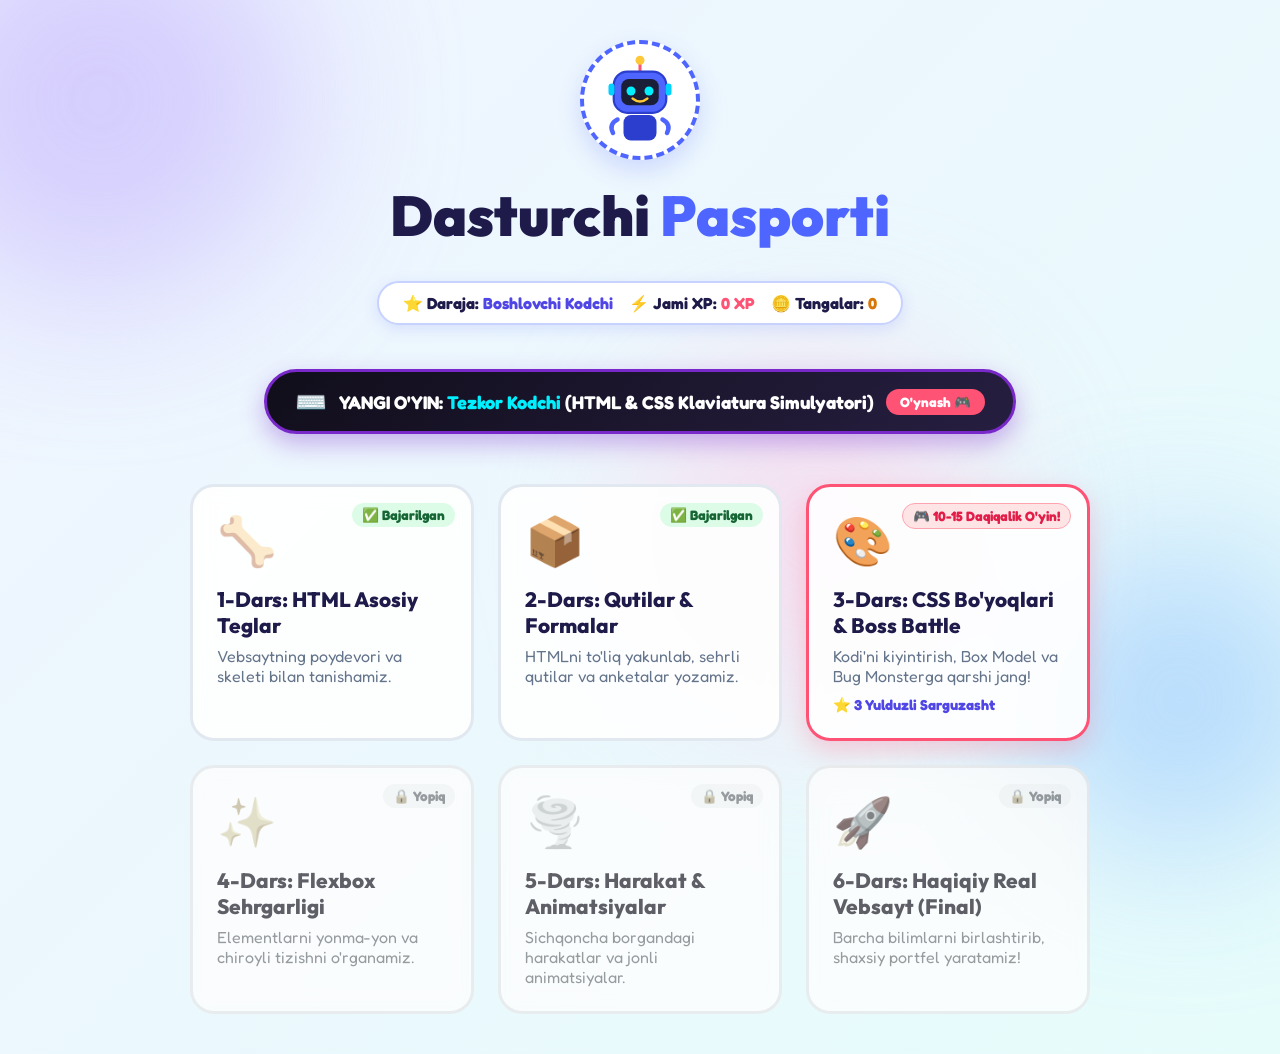
<file: index.html>
<!DOCTYPE html>
<html lang="uz">
<head>
  <meta charset="UTF-8">
  <meta name="viewport" content="width=device-width, initial-scale=1.0">
  <title>Kodi Bilan Dasturlash | Dasturchi Pasporti</title>
  <link rel="preconnect" href="https://fonts.googleapis.com">
  <link rel="preconnect" href="https://fonts.gstatic.com" crossorigin>
  <link href="https://fonts.googleapis.com/css2?family=Fredoka:wght@400;500;600;700&family=Outfit:wght@600;800;900&display=swap" rel="stylesheet">
  <link rel="stylesheet" href="main.css">
</head>
<body>

  <div class="bg-shape shape-1"></div>
  <div class="bg-shape shape-2"></div>
  <div class="bg-shape shape-3"></div>

  <div class="app-container">
    <header class="hero-section">
      <div class="kodi-avatar">
        <svg viewBox="0 0 120 120" fill="none" xmlns="http://www.w3.org/2000/svg">
          <line x1="60" y1="22" x2="60" y2="8" stroke="#FF5376" stroke-width="4" stroke-linecap="round"/>
          <circle cx="60" cy="7" r="6" fill="#FFC837" class="pulse-glow"/>
          <rect x="25" y="22" width="70" height="55" rx="18" fill="#4E65FF" stroke="#2B3ECE" stroke-width="3"/>
          <rect x="35" y="32" width="50" height="35" rx="10" fill="#1A1E36"/>
          <circle cx="48" cy="48" r="6" fill="#00F0FF" class="blinking-eye"/>
          <circle cx="72" cy="48" r="6" fill="#00F0FF" class="blinking-eye"/>
          <path d="M50 58 Q60 66 70 58" stroke="#FFC837" stroke-width="3" stroke-linecap="round" fill="none"/>
          <rect x="18" y="38" width="8" height="16" rx="4" fill="#00D2FF"/>
          <rect x="94" y="38" width="8" height="16" rx="4" fill="#00D2FF"/>
          <rect x="38" y="80" width="44" height="34" rx="10" fill="#2B3ECE"/>
          <path d="M30 86 Q18 92 24 104" stroke="#4E65FF" stroke-width="6" stroke-linecap="round" fill="none" class="wave-arm"/>
          <path d="M90 86 Q102 92 96 104" stroke="#4E65FF" stroke-width="6" stroke-linecap="round" fill="none"/>
        </svg>
      </div>
      <h1 class="hero-title">
        Dasturchi <span class="highlight">Pasporti</span>
      </h1>
      <div class="player-hud-summary" id="playerPassportHud" style="margin: 20px auto; display: inline-flex; gap: 16px; background: white; padding: 10px 24px; border-radius: 999px; border: 2px solid #C7D2FE; box-shadow: 0 4px 15px rgba(78,101,255,0.15); font-weight: 700;">
        <span>⭐ Daraja: <b id="passportLevel" style="color: #4F46E5;">Boshlovchi Kodchi</b></span>
        <span>⚡ Jami XP: <b id="passportXp" style="color: #FF5376;">0 XP</b></span>
        <span>🪙 Tangalar: <b id="passportCoins" style="color: #D97706;">0</b></span>
      </div>

      <!-- FEATURED ARCADE TYPING GAME LINK -->
      <div style="margin: 24px 0 10px; text-align: center;">
        <a href="typing-game/index.html" style="display: inline-flex; align-items: center; gap: 12px; background: linear-gradient(135deg, #110E1B, #261E40); color: white; padding: 14px 28px; border-radius: 999px; text-decoration: none; border: 3px solid #7928CA; box-shadow: 0 10px 25px rgba(121,40,202,0.35); font-weight: 800; font-size: 1.15rem; transition: transform 0.2s;" onmouseover="this.style.transform='scale(1.03)'" onmouseout="this.style.transform='scale(1)'">
          <span style="font-size: 1.6rem;">⌨️</span>
          <span>YANGI O'YIN: <b style="color: #00F0FF;">Tezkor Kodchi</b> (HTML & CSS Klaviatura Simulyatori)</span>
          <span style="background: #FF5376; color: white; padding: 5px 14px; border-radius: 999px; font-size: 0.85rem;">O'ynash 🎮</span>
        </a>
      </div>
    </header>

    <div class="roadmap-grid">
      <!-- Lesson 1 -->
      <a href="lesson1/index.html" class="lesson-card completed">
        <div class="card-status">✅ Bajarilgan</div>
        <div class="card-icon">🦴</div>
        <h3>1-Dars: HTML Asosiy Teglar</h3>
        <p>Vebsaytning poydevori va skeleti bilan tanishamiz.</p>
      </a>

      <!-- Lesson 2 -->
      <a href="lesson2/index.html" class="lesson-card completed">
        <div class="card-status">✅ Bajarilgan</div>
        <div class="card-icon">📦</div>
        <h3>2-Dars: Qutilar & Formalar</h3>
        <p>HTMLni to'liq yakunlab, sehrli qutilar va anketalar yozamiz.</p>
      </a>

      <!-- Lesson 3 -->
      <a href="lesson3/index.html" class="lesson-card current" style="border-color: #FF5376; box-shadow: 0 10px 25px rgba(255,83,118,0.25);">
        <div class="card-status" style="background: #FFE4E6; color: #E11D48; border: 1px solid #FDA4AF;">🎮 10-15 Daqiqalik O'yin!</div>
        <div class="card-icon">🎨</div>
        <h3>3-Dars: CSS Bo'yoqlari & Boss Battle</h3>
        <p>Kodi'ni kiyintirish, Box Model va Bug Monsterga qarshi jang!</p>
        <div style="margin-top: 10px; font-weight: bold; color: #4F46E5; font-size: 0.9rem;" id="lesson3Stars">⭐ 3 Yulduzli Sarguzasht</div>
      </a>

      <!-- Lesson 4 -->
      <div class="lesson-card locked">
        <div class="card-status">🔒 Yopiq</div>
        <div class="card-icon">✨</div>
        <h3>4-Dars: Flexbox Sehrgarligi</h3>
        <p>Elementlarni yonma-yon va chiroyli tizishni o'rganamiz.</p>
      </div>

      <!-- Lesson 5 -->
      <div class="lesson-card locked">
        <div class="card-status">🔒 Yopiq</div>
        <div class="card-icon">🌪️</div>
        <h3>5-Dars: Harakat & Animatsiyalar</h3>
        <p>Sichqoncha borgandagi harakatlar va jonli animatsiyalar.</p>
      </div>

      <!-- Lesson 6 -->
      <div class="lesson-card locked">
        <div class="card-status">🔒 Yopiq</div>
        <div class="card-icon">🚀</div>
        <h3>6-Dars: Haqiqiy Real Vebsayt (Final)</h3>
        <p>Barcha bilimlarni birlashtirib, shaxsiy portfel yaratamiz!</p>
      </div>
    </div>
  </div>

  <script>
    try {
      const xp = localStorage.getItem('kodi_total_xp') || '0';
      const coins = localStorage.getItem('kodi_coins') || '0';
      const completed = localStorage.getItem('kodi_lesson3_completed') === 'true';
      if (document.getElementById('passportXp')) {
        document.getElementById('passportXp').innerText = `${xp} XP`;
      }
      if (document.getElementById('passportCoins')) {
        document.getElementById('passportCoins').innerText = coins;
      }
      if (completed) {
        document.getElementById('passportLevel').innerText = "CSS Qahramoni";
        document.getElementById('lesson3Stars').innerText = "⭐⭐⭐ Bajarildi! (G'alaba)";
        document.getElementById('lesson3Stars').style.color = "#16A34A";
      }
    } catch(e) {}
  </script>
</body>
</html>
</file>
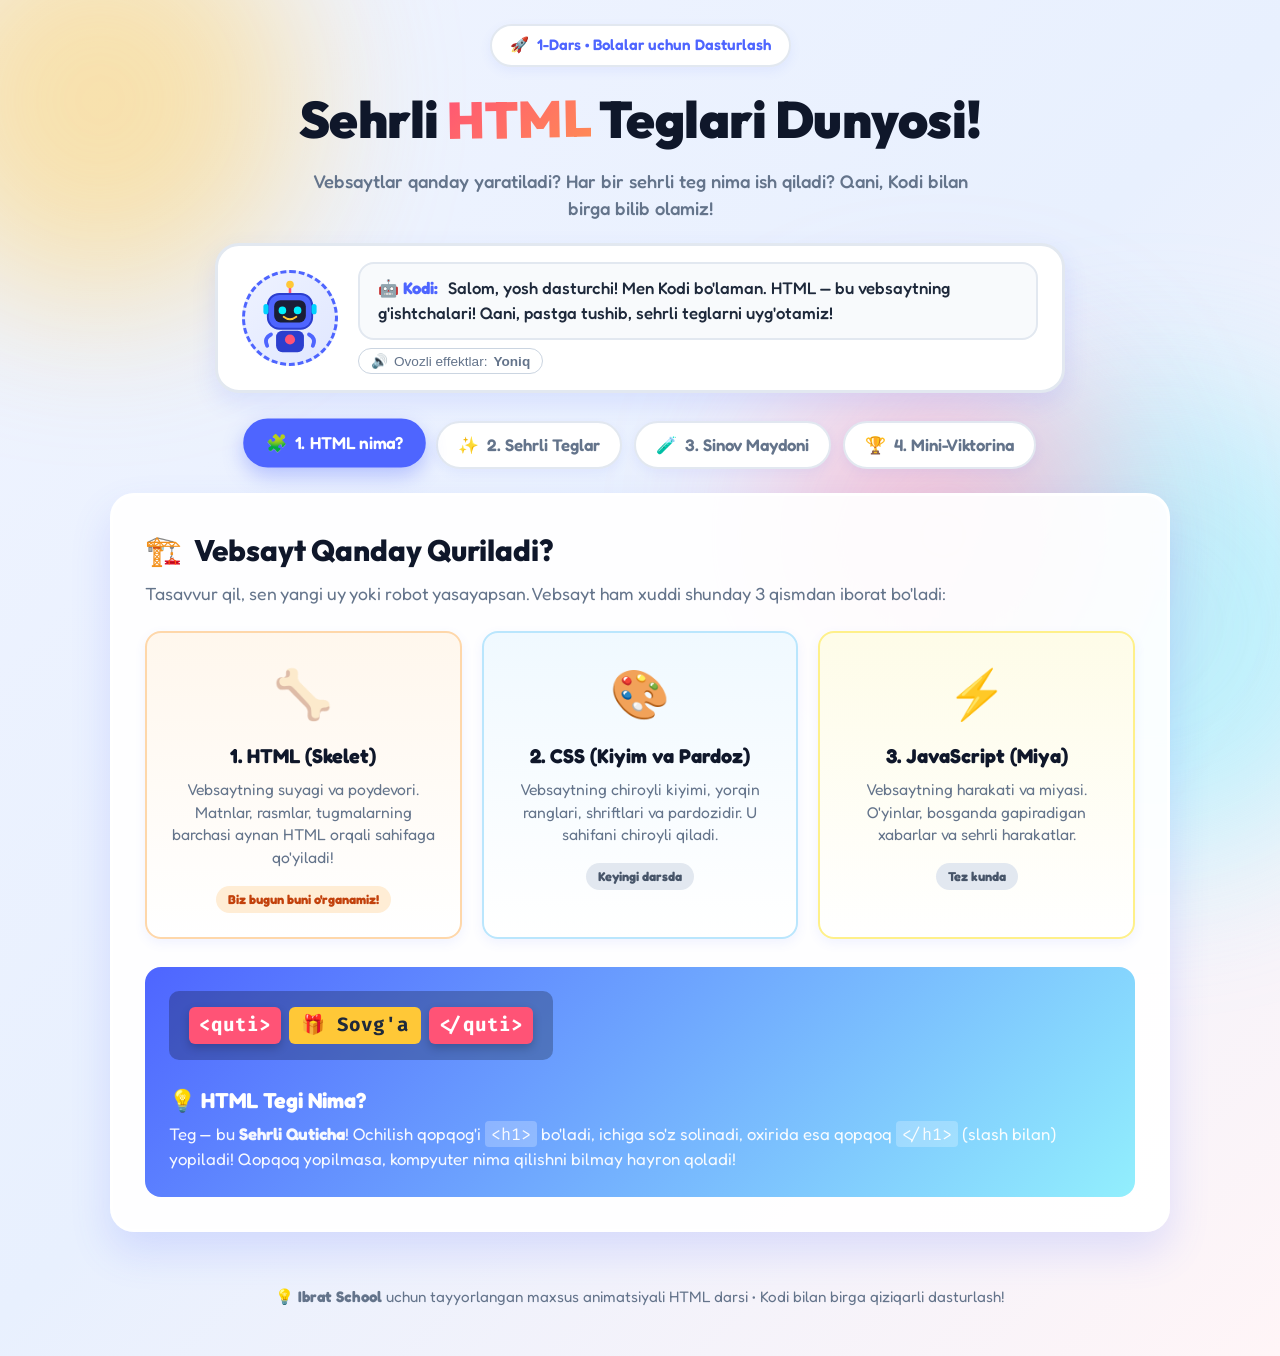
<file: lesson1/index.html>
<!DOCTYPE html>
<html lang="uz">
<head>
  <meta charset="UTF-8">
  <meta name="viewport" content="width=device-width, initial-scale=1.0">
  <title>1-Dars: Sehrli HTML Teglari Dunyosi | Kodi Bilan Dasturlash</title>
  <meta name="description" content="10 yoshli bolalar uchun HTML teglari bo'yicha interaktiv va animatsiyali o'zbekcha darslik.">
  <link rel="preconnect" href="https://fonts.googleapis.com">
  <link rel="preconnect" href="https://fonts.gstatic.com" crossorigin>
  <link href="https://fonts.googleapis.com/css2?family=Fredoka:wght@400;500;600;700&family=Outfit:wght@400;600;800;900&family=Fira+Code:wght@500;700&display=swap" rel="stylesheet">
  <link rel="stylesheet" href="style.css">
</head>
<body>

  <!-- Floating Background Elements -->
  <div class="bg-shape circle-1"></div>
  <div class="bg-shape circle-2"></div>
  <div class="bg-shape circle-3"></div>

  <!-- Main Container -->
  <div class="app-container">

    <!-- Header / Hero Section -->
    <header class="hero-section">
      <div class="header-badge">
        <span class="badge-icon">🚀</span>
        <span>1-Dars • Bolalar uchun Dasturlash</span>
      </div>
      <h1 class="hero-title">
        Sehrli <span class="highlight">HTML</span> Teglari Dunyosi!
      </h1>
      <p class="hero-subtitle">
        Vebsaytlar qanday yaratiladi? Har bir sehrli teg nima ish qiladi? Qani, Kodi bilan birga bilib olamiz!
      </p>

      <!-- Kodi Mascot Greeting Card -->
      <div class="mascot-card">
        <div class="kodi-avatar" id="kodiAvatar">
          <!-- Animated SVG Robot Mascot -->
          <svg class="robot-svg" viewBox="0 0 120 120" fill="none" xmlns="http://www.w3.org/2000/svg">
            <!-- Antenna -->
            <line x1="60" y1="22" x2="60" y2="8" stroke="#FF5376" stroke-width="4" stroke-linecap="round"/>
            <circle cx="60" cy="7" r="6" fill="#FFC837" class="pulse-glow"/>
            <!-- Head -->
            <rect x="25" y="22" width="70" height="55" rx="18" fill="#4E65FF" stroke="#2B3ECE" stroke-width="3"/>
            <!-- Face Screen -->
            <rect x="35" y="32" width="50" height="35" rx="10" fill="#1A1E36"/>
            <!-- Eyes -->
            <circle cx="48" cy="48" r="6" fill="#00F0FF" class="blinking-eye"/>
            <circle cx="72" cy="48" r="6" fill="#00F0FF" class="blinking-eye"/>
            <!-- Smile / Mouth -->
            <path d="M50 58 Q60 66 70 58" stroke="#FFC837" stroke-width="3" stroke-linecap="round" fill="none"/>
            <!-- Ears / Bolts -->
            <rect x="18" y="38" width="8" height="16" rx="4" fill="#00D2FF"/>
            <rect x="94" y="38" width="8" height="16" rx="4" fill="#00D2FF"/>
            <!-- Body -->
            <rect x="38" y="80" width="44" height="34" rx="10" fill="#2B3ECE"/>
            <circle cx="60" cy="94" r="8" fill="#FF5376"/>
            <!-- Arms -->
            <path d="M30 86 Q18 92 24 104" stroke="#4E65FF" stroke-width="6" stroke-linecap="round" fill="none" class="wave-arm"/>
            <path d="M90 86 Q102 92 96 104" stroke="#4E65FF" stroke-width="6" stroke-linecap="round" fill="none"/>
          </svg>
        </div>
        <div class="mascot-speech">
          <div class="speech-bubble">
            <span class="speech-name">🤖 Kodi:</span>
            <span id="mascotMessage">Salom, yosh dasturchi! Men Kodi bo'laman. HTML — bu vebsaytning g'ishtchalari! Qani, pastga tushib, sehrli teglarni uyg'otamiz!</span>
          </div>
          <button class="sound-toggle-btn" id="soundToggleBtn" title="Ovozni yoqish / o'chirish">
            <span>🔊</span> Ovozli effektlar: <b id="soundStatusText">Yoniq</b>
          </button>
        </div>
      </div>
    </header>

    <!-- Navigation Tabs -->
    <nav class="lesson-nav">
      <button class="nav-tab active" data-tab="introTab">
        <span>🧩</span> 1. HTML nima?
      </button>
      <button class="nav-tab" data-tab="tagsTab">
        <span>✨</span> 2. Sehrli Teglar
      </button>
      <button class="nav-tab" data-tab="playgroundTab">
        <span>🧪</span> 3. Sinov Maydoni
      </button>
      <button class="nav-tab" data-tab="quizTab">
        <span>🏆</span> 4. Mini-Viktorina
      </button>
    </nav>

    <!-- TAB 1: INTRO -->
    <section class="tab-content active" id="introTab">
      <div class="card intro-card">
        <h2 class="section-title"><span>🏗️</span> Vebsayt Qanday Quriladi?</h2>
        <p class="section-desc">
          Tasavvur qil, sen yangi uy yoki robot yasayapsan. Vebsayt ham xuddi shunday 3 qismdan iborat bo'ladi:
        </p>

        <div class="trio-grid">
          <div class="trio-box box-html">
            <div class="box-icon">🦴</div>
            <h3>1. HTML (Skelet)</h3>
            <p>Vebsaytning suyagi va poydevori. Matnlar, rasmlar, tugmalarning barchasi aynan HTML orqali sahifaga qo'yiladi!</p>
            <div class="trio-tag">Biz bugun buni o'rganamiz!</div>
          </div>
          <div class="trio-box box-css">
            <div class="box-icon">🎨</div>
            <h3>2. CSS (Kiyim va Pardoz)</h3>
            <p>Vebsaytning chiroyli kiyimi, yorqin ranglari, shriftlari va pardozidir. U sahifani chiroyli qiladi.</p>
            <div class="trio-tag">Keyingi darsda</div>
          </div>
          <div class="trio-box box-js">
            <div class="box-icon">⚡</div>
            <h3>3. JavaScript (Miya)</h3>
            <p>Vebsaytning harakati va miyasi. O'yinlar, bosganda gapiradigan xabarlar va sehrli harakatlar.</p>
            <div class="trio-tag">Tez kunda</div>
          </div>
        </div>

        <div class="concept-banner">
          <div class="concept-visual">
            <div class="tag-box-demo">
              <span class="demo-tag open">&lt;quti&gt;</span>
              <span class="demo-content">🎁 Sovg'a</span>
              <span class="demo-tag close">&lt;/quti&gt;</span>
            </div>
          </div>
          <div class="concept-text">
            <h3>💡 HTML Tegi Nima?</h3>
            <p>
              Teg — bu <b>Sehrli Quticha</b>! 
              Ochilish qopqog'i <code>&lt;h1&gt;</code> bo'ladi, ichiga so'z solinadi, oxirida esa qopqoq <code>&lt;/h1&gt;</code> (slash bilan) yopiladi! Qopqoq yopilmasa, kompyuter nima qilishni bilmay hayron qoladi!
            </p>
          </div>
        </div>
      </div>
    </section>

    <!-- TAB 2: INTERACTIVE TAGS EXPLORER -->
    <section class="tab-content" id="tagsTab">
      <div class="card tags-explorer">
        <h2 class="section-title"><span>🔍</span> Sehrli Teglar Laboratoriyasi</h2>
        <p class="section-desc">
          Pastdagi sehrli teglardan birini bosing va o'ng tomonda u nima qilishini jonli ko'ring!
        </p>

        <div class="explorer-layout">
          <!-- Tag buttons list -->
          <div class="tags-sidebar">
            <div class="sidebar-label">Tegni tanlang:</div>
            <div class="tag-btn-list" id="tagButtonList">
              <button class="tag-selector-btn active" data-tag="h1">
                <span class="tag-badge">&lt;h1&gt;</span>
                <span class="tag-name">Bahaybat Sarlavha</span>
              </button>
              <button class="tag-selector-btn" data-tag="p">
                <span class="tag-badge">&lt;p&gt;</span>
                <span class="tag-name">Ertakchi Matn</span>
              </button>
              <button class="tag-selector-btn" data-tag="button">
                <span class="tag-badge">&lt;button&gt;</span>
                <span class="tag-name">Sehrli Bosmachoq</span>
              </button>
              <button class="tag-selector-btn" data-tag="img">
                <span class="tag-badge">&lt;img&gt;</span>
                <span class="tag-name">Sehrli Foto-Ramka</span>
              </button>
              <button class="tag-selector-btn" data-tag="a">
                <span class="tag-badge">&lt;a&gt;</span>
                <span class="tag-name">Teleport Havola</span>
              </button>
              <button class="tag-selector-btn" data-tag="ul">
                <span class="tag-badge">&lt;ul&gt; &lt;li&gt;</span>
                <span class="tag-name">Sehrli Ro'yxat</span>
              </button>
              <button class="tag-selector-btn" data-tag="strong">
                <span class="tag-badge">&lt;strong&gt;</span>
                <span class="tag-name">Baquvvat So'z</span>
              </button>
            </div>
          </div>

          <!-- Live Visualizer Display -->
          <div class="tag-display-area">
            <!-- Header of visualizer -->
            <div class="display-header">
              <div class="window-dots">
                <span class="dot dot-red"></span>
                <span class="dot dot-yellow"></span>
                <span class="dot dot-green"></span>
              </div>
              <div class="window-title" id="tagWindowTitle">&lt;h1&gt; — Bahaybat Sarlavha</div>
              <button class="action-btn-trigger" id="animateTagBtn">
                <span>⚡</span> Jonlantir!
              </button>
            </div>

            <!-- Code view -->
            <div class="code-box">
              <div class="code-label">HTML KODI:</div>
              <pre><code id="tagCodeSnippet">&lt;h1&gt;Salom, Dunyo! Men Katta Sarlavhaman!&lt;/h1&gt;</code></pre>
            </div>

            <!-- Kids Explanation -->
            <div class="explanation-box" id="tagExplanation">
              <!-- Dynamically filled -->
            </div>

            <!-- Live Browser Canvas / Result -->
            <div class="live-screen-container">
              <div class="screen-label">🌐 Brauzer Ekranida Natija:</div>
              <div class="live-screen-viewport" id="liveScreenViewport">
                <!-- Dynamically rendered visual -->
              </div>
            </div>
          </div>
        </div>
      </div>
    </section>

    <!-- TAB 3: PLAYGROUND -->
    <section class="tab-content" id="playgroundTab">
      <div class="card playground-card">
        <h2 class="section-title"><span>🧪</span> O'zing Sinab Ko'r! (Teglar Laboratoriyasi)</h2>
        <p class="section-desc">
          O'z ismingizni yoki biror so'zni yozing va sehrli teglarni almashtirib natijani ko'ring!
        </p>

        <div class="playground-grid">
          <!-- Controls -->
          <div class="pg-controls">
            <div class="control-group">
              <label for="pgInputText">Sehrli matningizni yozing:</label>
              <input type="text" id="pgInputText" value="Kelajak Dasturchisi" placeholder="Masalan: Azizbek">
            </div>

            <div class="control-group">
              <label>Qaysi teg qutisiga solamiz?</label>
              <div class="pg-tag-pills" id="pgTagPills">
                <button class="pill-btn active" data-pgtag="h1">&lt;h1&gt;</button>
                <button class="pill-btn" data-pgtag="h2">&lt;h2&gt;</button>
                <button class="pill-btn" data-pgtag="p">&lt;p&gt;</button>
                <button class="pill-btn" data-pgtag="button">&lt;button&gt;</button>
                <button class="pill-btn" data-pgtag="strong">&lt;strong&gt;</button>
                <button class="pill-btn" data-pgtag="em">&lt;em&gt;</button>
              </div>
            </div>

            <div class="control-group">
              <label>Qo'shimcha rang berish:</label>
              <div class="color-picker-row">
                <button class="color-dot active" data-color="#4E65FF" style="background:#4E65FF;"></button>
                <button class="color-dot" data-color="#FF5376" style="background:#FF5376;"></button>
                <button class="color-dot" data-color="#00C897" style="background:#00C897;"></button>
                <button class="color-dot" data-color="#FF9900" style="background:#FF9900;"></button>
                <button class="color-dot" data-color="#9C27B0" style="background:#9C27B0;"></button>
              </div>
            </div>

            <div class="pg-code-preview">
              <span class="preview-title">Brauzer o'qiydigan kod:</span>
              <code id="pgCodeOutput">&lt;h1&gt;Kelajak Dasturchisi&lt;/h1&gt;</code>
            </div>
          </div>

          <!-- Preview Screen -->
          <div class="pg-preview-screen">
            <div class="preview-header">
              <span>🖥️ Haqiqiy Vebsayt Oynasi</span>
              <button class="mini-confetti-btn" id="pgCheerBtn">🎉 Qarsaklar!</button>
            </div>
            <div class="preview-body" id="pgPreviewBody">
              <!-- Dynamically generated element -->
            </div>
          </div>
        </div>
      </div>
    </section>

    <!-- TAB 4: QUIZ -->
    <section class="tab-content" id="quizTab">
      <div class="card quiz-card">
        <div class="quiz-header">
          <div>
            <h2 class="section-title"><span>🏆</span> Kodli Qahramon Viktorinasi!</h2>
            <p class="section-desc">Kodi senga 4 ta sinov tayyorladi. Barchasiga to'g'ri javob berib, Dasturchi Yulduzini qo'lga kirit!</p>
          </div>
          <div class="quiz-score-badge">
            <span>⭐ Yulduzlar:</span>
            <b id="quizScore">0 / 4</b>
          </div>
        </div>

        <!-- Quiz Container -->
        <div class="quiz-box" id="quizBox">
          <div class="quiz-progress-bar">
            <div class="quiz-progress-fill" id="quizProgressFill" style="width: 25%;"></div>
          </div>

          <div class="question-number" id="questionStep">Savol 1 / 4</div>
          <h3 class="question-text" id="questionText">Yuklanmoqda...</h3>

          <div class="options-grid" id="optionsGrid">
            <!-- Dynamically populated buttons -->
          </div>

          <div class="quiz-feedback" id="quizFeedback"></div>
        </div>

        <!-- Quiz Complete Celebration (Hidden by default) -->
        <div class="quiz-celebration" id="quizCelebration" style="display: none;">
          <div class="trophy-bounce">🏆</div>
          <h2>Barakalla, Yosh Qahramon!</h2>
          <p id="celebrationText">Sen barcha HTML teglari sinovidan a'lo darajada o'tding!</p>
          <div class="certificate-badge">
            <span>🎖️ Kodli Sertifikat:</span>
            <b>1-Darajali HTML Bilimdoni</b>
          </div>
          <button class="action-btn-restart" id="restartQuizBtn">
            <span>🔄</span> Qaytadan O'ynash
          </button>
        </div>
      </div>
    </section>

    <!-- Footer -->
    <footer class="lesson-footer">
      <p>💡 <b>Ibrat School</b> uchun tayyorlangan maxsus animatsiyali HTML darsi • Kodi bilan birga qiziqarli dasturlash!</p>
    </footer>

  </div>

  <script src="script.js"></script>
</body>
</html>
</file>
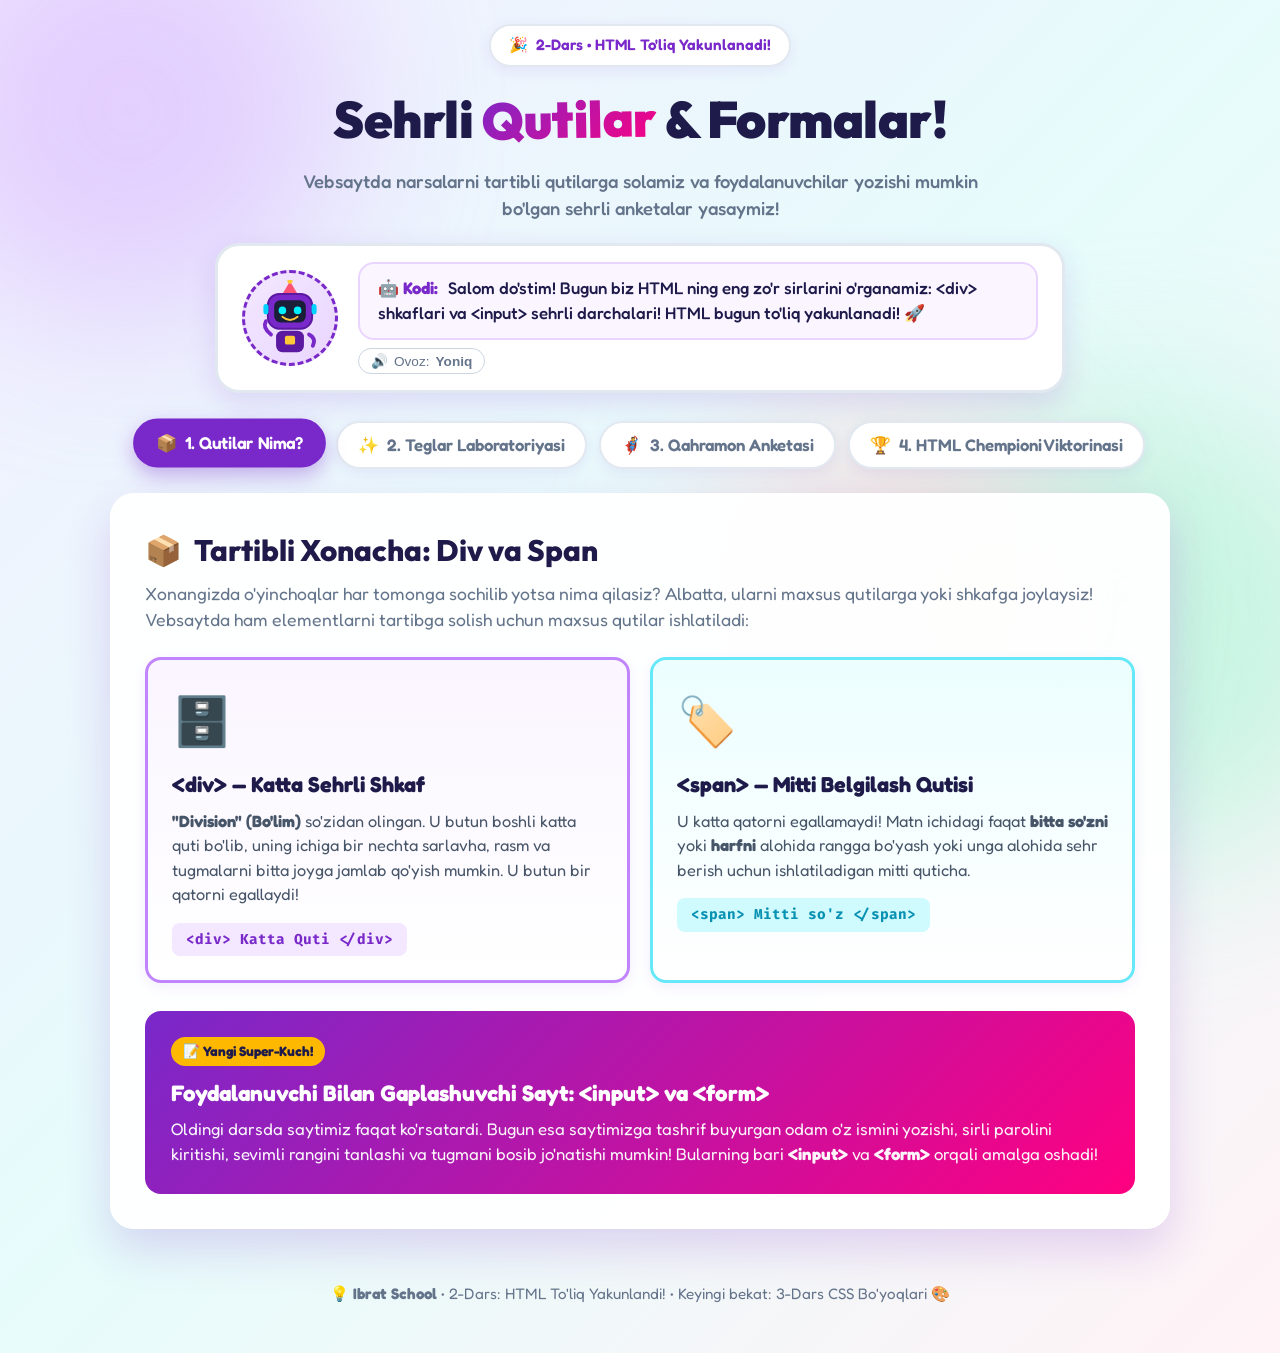
<file: lesson2/index.html>
<!DOCTYPE html>
<html lang="uz">
<head>
  <meta charset="UTF-8">
  <meta name="viewport" content="width=device-width, initial-scale=1.0">
  <title>2-Dars: Sehrli Qutilar va Formalar (HTML Yakuni) | Kodi Bilan Dasturlash</title>
  <meta name="description" content="10 yoshli bolalar uchun HTML 2-darsi: div, span, input, audio, video va form teglari bo'yicha interaktiv darslik.">
  <link rel="preconnect" href="https://fonts.googleapis.com">
  <link rel="preconnect" href="https://fonts.gstatic.com" crossorigin>
  <link href="https://fonts.googleapis.com/css2?family=Fredoka:wght@400;500;600;700&family=Outfit:wght@400;600;800;900&family=Fira+Code:wght@500;700&display=swap" rel="stylesheet">
  <link rel="stylesheet" href="style.css">
</head>
<body>

  <!-- Floating Ambient Background Shapes -->
  <div class="bg-shape shape-purple"></div>
  <div class="bg-shape shape-teal"></div>
  <div class="bg-shape shape-peach"></div>

  <!-- App Container -->
  <div class="app-container">

    <!-- Header / Hero Section -->
    <header class="hero-section">
      <div class="header-badge">
        <span class="badge-icon">🎉</span>
        <span>2-Dars • HTML To'liq Yakunlanadi!</span>
      </div>
      <h1 class="hero-title">
        Sehrli <span class="highlight">Qutilar</span> & Formalar!
      </h1>
      <p class="hero-subtitle">
        Vebsaytda narsalarni tartibli qutilarga solamiz va foydalanuvchilar yozishi mumkin bo'lgan sehrli anketalar yasaymiz!
      </p>

      <!-- Kodi Mascot Greeting Card -->
      <div class="mascot-card">
        <div class="kodi-avatar" id="kodiAvatar" title="Menga bosing!">
          <!-- Animated Kodi Robot with Party Hat / Tool -->
          <svg class="robot-svg" viewBox="0 0 120 120" fill="none" xmlns="http://www.w3.org/2000/svg">
            <!-- Party Hat / Antenna -->
            <polygon points="60,2 48,22 72,22" fill="#FF5376"/>
            <circle cx="60" cy="2" r="4" fill="#FFC837" class="pulse-glow"/>
            <!-- Head -->
            <rect x="25" y="22" width="70" height="55" rx="18" fill="#7928CA" stroke="#5B18A1" stroke-width="3"/>
            <!-- Face Screen -->
            <rect x="35" y="32" width="50" height="35" rx="10" fill="#1A1E36"/>
            <!-- Eyes -->
            <circle cx="48" cy="48" r="6" fill="#00F0FF" class="blinking-eye"/>
            <circle cx="72" cy="48" r="6" fill="#00F0FF" class="blinking-eye"/>
            <!-- Big Smile -->
            <path d="M48 58 Q60 68 72 58" stroke="#FFC837" stroke-width="3" stroke-linecap="round" fill="none"/>
            <!-- Bolts -->
            <rect x="18" y="38" width="8" height="16" rx="4" fill="#00D2FF"/>
            <rect x="94" y="38" width="8" height="16" rx="4" fill="#00D2FF"/>
            <!-- Body -->
            <rect x="38" y="80" width="44" height="34" rx="10" fill="#5B18A1"/>
            <!-- Magic Box Icon on Chest -->
            <rect x="52" y="88" width="16" height="14" rx="3" fill="#FFC837"/>
            <!-- Arms -->
            <path d="M30 86 Q16 75 22 65" stroke="#7928CA" stroke-width="6" stroke-linecap="round" fill="none" class="wave-arm"/>
            <path d="M90 86 Q102 92 96 104" stroke="#7928CA" stroke-width="6" stroke-linecap="round" fill="none"/>
          </svg>
        </div>
        <div class="mascot-speech">
          <div class="speech-bubble">
            <span class="speech-name">🤖 Kodi:</span>
            <span id="mascotMessage">Salom do'stim! Bugun biz HTML ning eng zo'r sirlarini o'rganamiz: &lt;div&gt; shkaflari va &lt;input&gt; sehrli darchalari! HTML bugun to'liq yakunlanadi! 🚀</span>
          </div>
          <button class="sound-toggle-btn" id="soundToggleBtn" title="Ovozni yoqish / o'chirish">
            <span>🔊</span> Ovoz: <b id="soundStatusText">Yoniq</b>
          </button>
        </div>
      </div>
    </header>

    <!-- Navigation Tabs -->
    <nav class="lesson-nav">
      <button class="nav-tab active" data-tab="introTab">
        <span>📦</span> 1. Qutilar Nima?
      </button>
      <button class="nav-tab" data-tab="tagsTab">
        <span>✨</span> 2. Teglar Laboratoriyasi
      </button>
      <button class="nav-tab" data-tab="playgroundTab">
        <span>🦸</span> 3. Qahramon Anketasi
      </button>
      <button class="nav-tab" data-tab="quizTab">
        <span>🏆</span> 4. HTML Chempioni Viktorinasi
      </button>
    </nav>

    <!-- TAB 1: INTRO TO CONTAINERS & FORMS -->
    <section class="tab-content active" id="introTab">
      <div class="card intro-card">
        <h2 class="section-title"><span>📦</span> Tartibli Xonacha: Div va Span</h2>
        <p class="section-desc">
          Xonangizda o'yinchoqlar har tomonga sochilib yotsa nima qilasiz? Albatta, ularni maxsus qutilarga yoki shkafga joylaysiz! Vebsaytda ham elementlarni tartibga solish uchun maxsus qutilar ishlatiladi:
        </p>

        <div class="box-comparison-grid">
          <!-- DIV BOX -->
          <div class="box-card div-theme">
            <div class="box-card-icon">🗄️</div>
            <h3>&lt;div&gt; — Katta Sehrli Shkaf</h3>
            <p>
              <b>"Division" (Bo'lim)</b> so'zidan olingan. U butun boshli katta quti bo'lib, uning ichiga bir nechta sarlavha, rasm va tugmalarni bitta joyga jamlab qo'yish mumkin. U butun bir qatorni egallaydi!
            </p>
            <div class="box-example-tag">&lt;div&gt; Katta Quti &lt;/div&gt;</div>
          </div>

          <!-- SPAN BOX -->
          <div class="box-card span-theme">
            <div class="box-card-icon">🏷️</div>
            <h3>&lt;span&gt; — Mitti Belgilash Qutisi</h3>
            <p>
              U katta qatorni egallamaydi! Matn ichidagi faqat <b>bitta so'zni</b> yoki <b>harfni</b> alohida rangga bo'yash yoki unga alohida sehr berish uchun ishlatiladigan mitti quticha.
            </p>
            <div class="box-example-tag">&lt;span&gt; Mitti so'z &lt;/span&gt;</div>
          </div>
        </div>

        <!-- Forms Concept -->
        <div class="forms-concept-banner">
          <div class="banner-badge">📝 Yangi Super-Kuch!</div>
          <h3>Foydalanuvchi Bilan Gaplashuvchi Sayt: &lt;input&gt; va &lt;form&gt;</h3>
          <p>
            Oldingi darsda saytimiz faqat ko'rsatardi. Bugun esa saytimizga tashrif buyurgan odam o'z ismini yozishi, sirli parolini kiritishi, sevimli rangini tanlashi va tugmani bosib jo'natishi mumkin! Bularning bari <b>&lt;input&gt;</b> va <b>&lt;form&gt;</b> orqali amalga oshadi!
          </p>
        </div>
      </div>
    </section>

    <!-- TAB 2: INTERACTIVE TAGS LABORATORY -->
    <section class="tab-content" id="tagsTab">
      <div class="card tags-explorer">
        <h2 class="section-title"><span>🔍</span> 2-Dars Laboratoriyasi</h2>
        <p class="section-desc">
          Pastdagi sehrli teglarni bosing va ularning qanday ishlashini darhol ko'ring!
        </p>

        <div class="explorer-layout">
          <!-- Tag Buttons Sidebar -->
          <div class="tags-sidebar">
            <div class="sidebar-label">Tegni tanlang:</div>
            <div class="tag-btn-list" id="tagButtonList">
              <button class="tag-selector-btn active" data-tag="div">
                <span class="tag-badge">&lt;div&gt;</span>
                <span class="tag-name">Katta Quti (Shkaf)</span>
              </button>
              <button class="tag-selector-btn" data-tag="span">
                <span class="tag-badge">&lt;span&gt;</span>
                <span class="tag-name">Mitti So'z Qutisi</span>
              </button>
              <button class="tag-selector-btn" data-tag="inputText">
                <span class="tag-badge">&lt;input text&gt;</span>
                <span class="tag-name">Matn Yozish Darchasi</span>
              </button>
              <button class="tag-selector-btn" data-tag="inputPassword">
                <span class="tag-badge">&lt;input password&gt;</span>
                <span class="tag-name">Sirli Parol Darchasi</span>
              </button>
              <button class="tag-selector-btn" data-tag="inputColor">
                <span class="tag-badge">&lt;input color&gt;</span>
                <span class="tag-name">Sehrli Bo'yoq Tanlagich</span>
              </button>
              <button class="tag-selector-btn" data-tag="inputCheckbox">
                <span class="tag-badge">&lt;input checkbox&gt;</span>
                <span class="tag-name">Qushcha (Belgilash)</span>
              </button>
              <button class="tag-selector-btn" data-tag="media">
                <span class="tag-badge">&lt;audio&gt; &lt;video&gt;</span>
                <span class="tag-name">Musiqa & Video</span>
              </button>
              <button class="tag-selector-btn" data-tag="form">
                <span class="tag-badge">&lt;form&gt;</span>
                <span class="tag-name">Sehrli Konvert (Forma)</span>
              </button>
            </div>
          </div>

          <!-- Tag Display Area -->
          <div class="tag-display-area">
            <div class="display-header">
              <div class="window-dots">
                <span class="dot dot-red"></span>
                <span class="dot dot-yellow"></span>
                <span class="dot dot-green"></span>
              </div>
              <div class="window-title" id="tagWindowTitle">&lt;div&gt; — Katta Quti (Shkaf)</div>
              <button class="action-btn-trigger" id="animateTagBtn">
                <span>⚡</span> Jonlantir!
              </button>
            </div>

            <!-- Code Preview -->
            <div class="code-box">
              <div class="code-label">HTML KODI:</div>
              <pre><code id="tagCodeSnippet">&lt;div class="kartochka"&gt; ... &lt;/div&gt;</code></pre>
            </div>

            <!-- Kids Explanation -->
            <div class="explanation-box" id="tagExplanation">
              <!-- Dynamically rendered explanation -->
            </div>

            <!-- Live Browser Viewport -->
            <div class="live-screen-container">
              <div class="screen-label">🌐 Brauzer Ekranidagi Ko'rinish:</div>
              <div class="live-screen-viewport" id="liveScreenViewport">
                <!-- Dynamically rendered visual -->
              </div>
            </div>
          </div>
        </div>
      </div>
    </section>

    <!-- TAB 3: PLAYGROUND (SUPERHERO ID CARD CREATOR) -->
    <section class="tab-content" id="playgroundTab">
      <div class="card playground-card">
        <h2 class="section-title"><span>🦸</span> O'zing Sinab Ko'r: Superqahramon Guvohnomasi!</h2>
        <p class="section-desc">
          O'rgangan barcha <b>&lt;input&gt;</b> va <b>&lt;div&gt;</b> teglaringizdan foydalanib, o'zingizning Superqahramon ID kartangizni yarating!
        </p>

        <div class="hero-creator-grid">
          <!-- Controls / Form Inputs -->
          <div class="creator-controls">
            <div class="controls-title">📝 Anketani to'ldiring:</div>

            <div class="field-group">
              <label for="heroNameInput">
                <span>👤</span> Qahramonlik Ismingiz: <code>&lt;input type="text"&gt;</code>
              </label>
              <input type="text" id="heroNameInput" value="Kapitan Shiddat" placeholder="Masalan: Super Kodchi">
            </div>

            <div class="field-group">
              <label for="heroPassInput">
                <span>🔒</span> Sirli Parol: <code>&lt;input type="password"&gt;</code>
              </label>
              <input type="password" id="heroPassInput" value="sirli123" placeholder="Parol yozing">
            </div>

            <div class="field-group">
              <label for="heroSuitColor">
                <span>🎨</span> Kostyum Rangi: <code>&lt;input type="color"&gt;</code>
              </label>
              <div class="color-control-wrapper">
                <input type="color" id="heroSuitColor" value="#7928CA">
                <span class="color-val-label" id="colorValLabel">#7928CA</span>
              </div>
            </div>

            <div class="field-group">
              <label>
                <span>⚡</span> Super Qobiliyatlar: <code>&lt;input type="checkbox"&gt;</code>
              </label>
              <div class="checkbox-options">
                <label class="check-item">
                  <input type="checkbox" id="powerFly" checked> Uchish kuchi 🚀
                </label>
                <label class="check-item">
                  <input type="checkbox" id="powerLaser" checked> Lazer ko'zlar ⚡
                </label>
                <label class="check-item">
                  <input type="checkbox" id="powerSpeed"> Super tezlik 🏃
                </label>
              </div>
            </div>

            <div class="form-submit-row">
              <button class="hero-save-btn" id="saveHeroBtn">
                <span>🚀</span> Guvohnomani Tasdiqlash! (Submit)
              </button>
            </div>
          </div>

          <!-- Result: Superhero ID Card -->
          <div class="creator-preview">
            <div class="preview-header">
              <span>🪪 Tayyor Qahramon Guvohnomasi</span>
              <span class="live-pill">🔴 Jonli Natija</span>
            </div>
            <div class="id-card-stage" id="idCardStage">
              <div class="superhero-badge" id="superheroBadge">
                <div class="badge-top-strip" id="badgeTopStrip">SUPER-AGENT ID</div>
                <div class="badge-body">
                  <div class="badge-avatar" id="badgeAvatar">🦸‍♂️</div>
                  <h3 class="badge-name" id="badgeHeroName">Kapitan Shiddat</h3>
                  <div class="badge-status">Status: <b>Faol Qahramon</b></div>
                  <div class="badge-powers" id="badgePowers">
                    <span class="power-tag">🚀 Uchish</span>
                    <span class="power-tag">⚡ Lazer</span>
                  </div>
                  <div class="badge-code-hint">
                    &lt;div class="badge"&gt; ichidagi ma'lumotlar
                  </div>
                </div>
              </div>
            </div>
          </div>
        </div>
      </div>
    </section>

    <!-- TAB 4: QUIZ (HTML CHAMPION) -->
    <section class="tab-content" id="quizTab">
      <div class="card quiz-card">
        <div class="quiz-header">
          <div>
            <h2 class="section-title"><span>🏆</span> HTML Chempioni Viktorinasi!</h2>
            <p class="section-desc">2-dars sinovlaridan o'ting va butun HTML kursini bitirganlik sertifikatini qo'lga kiriting!</p>
          </div>
          <div class="quiz-score-badge">
            <span>⭐ Yulduzlar:</span>
            <b id="quizScore">0 / 4</b>
          </div>
        </div>

        <!-- Quiz Question Box -->
        <div class="quiz-box" id="quizBox">
          <div class="quiz-progress-bar">
            <div class="quiz-progress-fill" id="quizProgressFill" style="width: 25%;"></div>
          </div>

          <div class="question-number" id="questionStep">Savol 1 / 4</div>
          <h3 class="question-text" id="questionText">Yuklanmoqda...</h3>

          <div class="options-grid" id="optionsGrid"></div>

          <div class="quiz-feedback" id="quizFeedback"></div>
        </div>

        <!-- Quiz Complete Celebration -->
        <div class="quiz-celebration" id="quizCelebration" style="display: none;">
          <div class="trophy-bounce">🏆</div>
          <h2>URA! SEN HTML NI TO'LIQ TUGATDING!</h2>
          <p id="celebrationText">Barcha 2 ta darsni muvaffaqiyatli yakunlab, haqiqiy HTML ustasiga aylanding!</p>
          <div class="certificate-badge gold">
            <span>🎖️ OLTIN SERTIFIKAT:</span>
            <b>Rasmiy HTML Mutaxassisi</b>
            <small>Keyingi dars: CSS Sehrli Bo'yoqlari!</small>
          </div>
          <div style="margin-top: 15px;">
            <button class="action-btn-restart" id="restartQuizBtn">
              <span>🔄</span> Viktorinani Qaytadan O'ynash
            </button>
          </div>
        </div>
      </div>
    </section>

    <!-- Footer -->
    <footer class="lesson-footer">
      <p>💡 <b>Ibrat School</b> • 2-Dars: HTML To'liq Yakunlandi! • Keyingi bekat: 3-Dars CSS Bo'yoqlari 🎨</p>
    </footer>

  </div>

  <script src="script.js"></script>
</body>
</html>
</file>
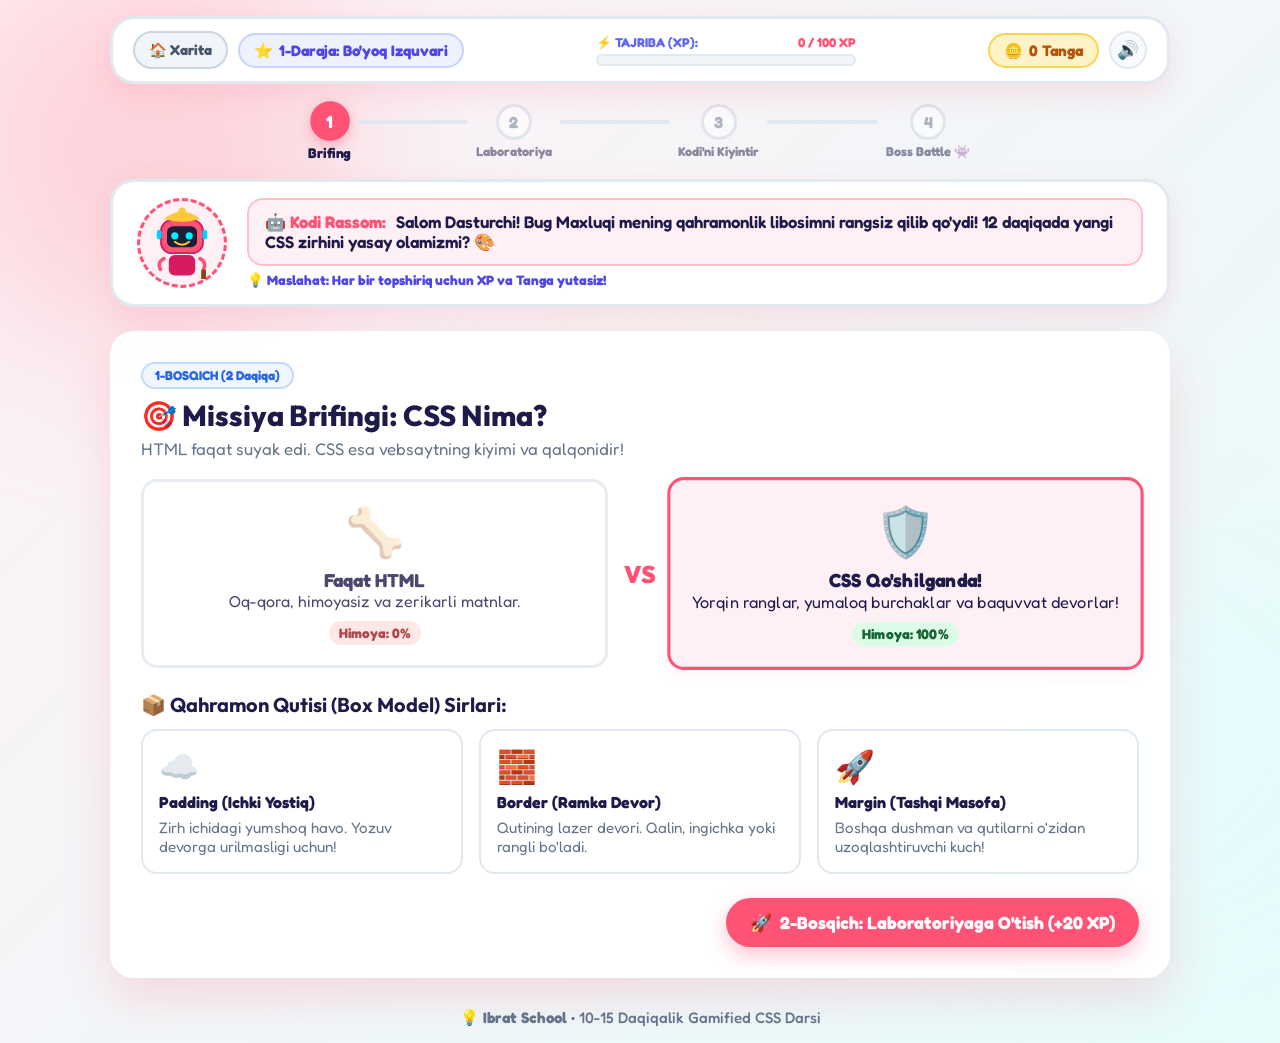
<file: lesson3/index.html>
<!DOCTYPE html>
<html lang="uz">
<head>
  <meta charset="UTF-8">
  <meta name="viewport" content="width=device-width, initial-scale=1.0">
  <title>3-Dars O'yini: CSS Sehrli Bo'yoqlari & Boss Battle | Kodi</title>
  <meta name="description" content="10 yoshli bolalar uchun CSS darsi: ranglar, Box Model va Bug Monsterga qarshi jang!">
  <link rel="preconnect" href="https://fonts.googleapis.com">
  <link rel="preconnect" href="https://fonts.gstatic.com" crossorigin>
  <link href="https://fonts.googleapis.com/css2?family=Fredoka:wght@400;500;600;700&family=Outfit:wght@600;800;900&family=Fira+Code:wght@500;700&display=swap" rel="stylesheet">
  <link rel="stylesheet" href="style.css">
</head>
<body>

  <!-- Floating Background Elements -->
  <div class="bg-shape circle-1"></div>
  <div class="bg-shape circle-2"></div>
  <div class="bg-shape circle-3"></div>

  <div class="app-container">

    <!-- GAME HUD BAR -->
    <header class="game-hud">
      <div class="hud-left">
        <a href="../index.html" class="hud-home-btn" title="Xaritaga qaytish">🏠 Xarita</a>
        <div class="hud-badge level-badge">
          <span class="hud-icon">⭐</span>
          <span id="playerLevelText">1-Daraja: Bo'yoq Izquvari</span>
        </div>
      </div>

      <div class="hud-center">
        <div class="xp-bar-container">
          <div class="xp-bar-header">
            <span class="xp-label">⚡ TAJRIBA (XP):</span>
            <span class="xp-value" id="xpText">0 / 100 XP</span>
          </div>
          <div class="xp-bar-track">
            <div class="xp-bar-fill" id="xpBarFill" style="width: 0%;"></div>
          </div>
        </div>
      </div>

      <div class="hud-right">
        <div class="hud-badge coins-badge">
          <span class="hud-icon">🪙</span>
          <span id="coinsText">0 Tanga</span>
        </div>
        <button class="hud-sound-btn" id="soundToggleBtn" title="Ovozni yoqish/o'chirish">
          <span id="soundIcon">🔊</span>
        </button>
      </div>
    </header>

    <!-- MISSION STEP TRACKER (10-15 Min) -->
    <div class="mission-stepper">
      <div class="step-item active" id="stepIndicator1" data-step="1">
        <div class="step-num">1</div>
        <span class="step-label">Brifing</span>
      </div>
      <div class="step-line"></div>
      <div class="step-item" id="stepIndicator2" data-step="2">
        <div class="step-num">2</div>
        <span class="step-label">Laboratoriya</span>
      </div>
      <div class="step-line"></div>
      <div class="step-item" id="stepIndicator3" data-step="3">
        <div class="step-num">3</div>
        <span class="step-label">Kodi'ni Kiyintir</span>
      </div>
      <div class="step-line"></div>
      <div class="step-item" id="stepIndicator4" data-step="4">
        <div class="step-num">4</div>
        <span class="step-label">Boss Battle 👾</span>
      </div>
    </div>

    <!-- MASCOT HERO CARD -->
    <div class="mascot-card">
      <div class="kodi-avatar" id="kodiAvatar" title="Kodi bilan salomlashing!">
        <svg class="robot-svg" viewBox="0 0 120 120" fill="none" xmlns="http://www.w3.org/2000/svg">
          <line x1="60" y1="22" x2="60" y2="8" stroke="#FF5376" stroke-width="4" stroke-linecap="round"/>
          <circle cx="60" cy="7" r="6" fill="#FFC837" class="pulse-glow"/>
          <rect x="25" y="22" width="70" height="55" rx="18" fill="#FF5376" stroke="#D81B60" stroke-width="3"/>
          <rect x="35" y="32" width="50" height="35" rx="10" fill="#1A1E36"/>
          <circle cx="48" cy="48" r="6" fill="#00F0FF" class="blinking-eye"/>
          <circle cx="72" cy="48" r="6" fill="#00F0FF" class="blinking-eye"/>
          <path d="M48 58 Q60 68 72 58" stroke="#FFC837" stroke-width="3" stroke-linecap="round" fill="none"/>
          <path d="M 30 20 Q 60 -5 90 20 Q 60 30 30 20" fill="#FFC837"/>
          <rect x="18" y="38" width="8" height="16" rx="4" fill="#00D2FF"/>
          <rect x="94" y="38" width="8" height="16" rx="4" fill="#00D2FF"/>
          <rect x="38" y="80" width="44" height="34" rx="10" fill="#D81B60"/>
          <path d="M30 86 Q18 92 24 104" stroke="#FF5376" stroke-width="6" stroke-linecap="round" fill="none" class="wave-arm"/>
          <path d="M90 86 Q102 92 96 104" stroke="#FF5376" stroke-width="6" stroke-linecap="round" fill="none"/>
          <rect x="92" y="104" width="8" height="20" fill="#8B4513" rx="2"/>
          <path d="M92 124 Q 96 135 100 124" fill="#00F0FF"/>
        </svg>
      </div>
      <div class="mascot-speech">
        <div class="speech-bubble">
          <span class="speech-name">🤖 Kodi Rassom:</span>
          <span id="mascotMessage">Salom Dasturchi! Bug Maxluqi mening qahramonlik libosimni rangsiz qilib qo'ydi! 12 daqiqada yangi CSS zirhini yasay olamizmi? 🎨</span>
        </div>
        <div class="speech-hint" id="mascotHint">💡 Maslahat: Har bir topshiriq uchun XP va Tanga yutasiz!</div>
      </div>
    </div>

    <!-- ==========================================
         STAGE 1: BRIEFING & BOX MODEL CONCEPT (2 min)
         ========================================== -->
    <section class="game-stage active" id="stage1">
      <div class="card stage-card">
        <div class="stage-header">
          <div class="stage-tag">1-BOSQICH (2 Daqiqa)</div>
          <h2 class="stage-title">🎯 Missiya Brifingi: CSS Nima?</h2>
          <p class="stage-desc">HTML faqat suyak edi. CSS esa vebsaytning kiyimi va qalqonidir!</p>
        </div>

        <div class="battle-vs-grid">
          <div class="vs-card plain-html">
            <div class="vs-icon">🦴</div>
            <h3>Faqat HTML</h3>
            <p>Oq-qora, himoyasiz va zerikarli matnlar.</p>
            <div class="vs-badge danger">Himoya: 0%</div>
          </div>
          <div class="vs-divider">VS</div>
          <div class="vs-card styled-css">
            <div class="vs-icon">🛡️</div>
            <h3>CSS Qo'shilganda!</h3>
            <p>Yorqin ranglar, yumaloq burchaklar va baquvvat devorlar!</p>
            <div class="vs-badge success">Himoya: 100%</div>
          </div>
        </div>

        <div class="box-model-explainer">
          <h3>📦 Qahramon Qutisi (Box Model) Sirlari:</h3>
          <div class="model-cards-grid">
            <div class="model-card">
              <span class="model-icon">☁️</span>
              <h4>Padding (Ichki Yostiq)</h4>
              <p>Zirh ichidagi yumshoq havo. Yozuv devorga urilmasligi uchun!</p>
            </div>
            <div class="model-card">
              <span class="model-icon">🧱</span>
              <h4>Border (Ramka Devor)</h4>
              <p>Qutining lazer devori. Qalin, ingichka yoki rangli bo'ladi.</p>
            </div>
            <div class="model-card">
              <span class="model-icon">🚀</span>
              <h4>Margin (Tashqi Masofa)</h4>
              <p>Boshqa dushman va qutilarni o'zidan uzoqlashtiruvchi kuch!</p>
            </div>
          </div>
        </div>

        <div class="stage-actions">
          <button class="game-btn primary-game-btn" id="btnStartStage2">
            <span>🚀</span> 2-Bosqich: Laboratoriyaga O'tish (+20 XP)
          </button>
        </div>
      </div>
    </section>

    <!-- ==========================================
         STAGE 2: RAPID LAB / 3 MINI-QUESTS (3 min)
         ========================================== -->
    <section class="game-stage" id="stage2">
      <div class="card stage-card">
        <div class="stage-header">
          <div class="stage-tag">2-BOSQICH (3 Daqiqa)</div>
          <h2 class="stage-title">⚡ Bo'yoqlar Laboratoriyasi (3 Mini-Quest)</h2>
          <p class="stage-desc">Quyidagi 3 ta sehrni sinab ko'ring va topshiriqlarni bajaring!</p>
        </div>

        <!-- Quest Checklist -->
        <div class="quest-tracker-bar">
          <div class="quest-item" id="qCheck1">
            <span class="q-icon">⏳</span>
            <span>1. Matn yoki fon rangini o'zgartir</span>
          </div>
          <div class="quest-item" id="qCheck2">
            <span class="q-icon">⏳</span>
            <span>2. Ramka devorini (border) yoq</span>
          </div>
          <div class="quest-item" id="qCheck3">
            <span class="q-icon">⏳</span>
            <span>3. Burchakni yumaloq qil (border-radius)</span>
          </div>
        </div>

        <div class="explorer-layout">
          <div class="tags-sidebar">
            <div class="sidebar-label">CSS Kodini Tanlang:</div>
            <div class="tag-btn-list" id="cssButtonList">
              <button class="tag-selector-btn active" data-css="color">
                <span class="tag-badge">color</span>
                <span class="tag-name">Matn Rangi</span>
              </button>
              <button class="tag-selector-btn" data-css="background">
                <span class="tag-badge">background</span>
                <span class="tag-name">Orqa Fon</span>
              </button>
              <button class="tag-selector-btn" data-css="border">
                <span class="tag-badge">border</span>
                <span class="tag-name">Lazer Devor</span>
              </button>
              <button class="tag-selector-btn" data-css="borderRadius">
                <span class="tag-badge">border-radius</span>
                <span class="tag-name">Yumaloq Burchak</span>
              </button>
              <button class="tag-selector-btn" data-css="padding">
                <span class="tag-badge">padding</span>
                <span class="tag-name">Ichki Yostiqcha</span>
              </button>
              <button class="tag-selector-btn" data-css="margin">
                <span class="tag-badge">margin</span>
                <span class="tag-name">Tashqi Masofa</span>
              </button>
            </div>
          </div>

          <div class="tag-display-area">
            <div class="display-header">
              <div class="window-dots"><span class="dot dot-red"></span><span class="dot dot-yellow"></span><span class="dot dot-green"></span></div>
              <div class="window-title" id="cssWindowTitle">color — Matn Rangi</div>
            </div>
            <div class="code-box">
              <div class="code-label">CSS KODI:</div>
              <pre><code id="cssCodeSnippet">color: #FF5376;</code></pre>
            </div>
            <div class="explanation-box" id="cssExplanation">
              <b>color</b> — Yozuvlarning (matnning) rangini o'zgartiradi.
            </div>
            
            <div class="live-screen-container">
              <div class="screen-label">🌐 Jonli Sinov Ekrani:</div>
              <div class="live-screen-viewport" id="cssLiveScreen">
                <div class="demo-css-container">
                  <div class="other-box">Tashqi Blok</div>
                  <div class="demo-css-box" id="demoCssBox">Sehrli Quti</div>
                  <div class="other-box">Tashqi Blok</div>
                </div>
              </div>
            </div>
          </div>
        </div>

        <div class="stage-actions">
          <button class="game-btn secondary-game-btn" id="btnBackToStage1">⬅️ Orqaga</button>
          <button class="game-btn primary-game-btn" id="btnGoToStage3" disabled>
            <span>🔒</span> Avval 3 ta topshiriqni sinab ko'ring!
          </button>
        </div>
      </div>
    </section>

    <!-- ==========================================
         STAGE 3: DRESS-UP KODI MINI-GAME (4 min)
         ========================================== -->
    <section class="game-stage" id="stage3">
      <div class="card stage-card">
        <div class="stage-header">
          <div class="stage-tag">3-BOSQICH (4 Daqiqa)</div>
          <h2 class="stage-title">🎨 Kodi'ni Kiyintir (Super Zirh Ustaxonasi)</h2>
          <p class="stage-desc">Quyidagi slayder va bo'yoqlar yordamida Kodining super qalqonini sozlang!</p>
        </div>

        <div class="dressup-grid">
          <!-- Controls -->
          <div class="dressup-controls">
            <div class="control-group">
              <label>🛡️ Qalqon Rangi (background-color):</label>
              <input type="color" id="heroBgColor" value="#7928ca">
            </div>

            <div class="control-group">
              <label>✨ Lazer Yozuv Rangi (color):</label>
              <input type="color" id="heroTextColor" value="#00F0FF">
            </div>

            <div class="control-group">
              <label>☁️ Zirh Qalinligi (padding): <b id="valHeroPadding">20px</b></label>
              <input type="range" id="heroPadding" min="8" max="45" value="20">
            </div>

            <div class="control-group">
              <label>🔘 Qalqon Yumaloqligi (border-radius): <b id="valHeroRadius">15px</b></label>
              <input type="range" id="heroRadius" min="0" max="50" value="15">
            </div>

            <div class="dressup-code-output">
              <span class="preview-title">Hosil bo'lgan CSS Kodi Zirhi:</span>
              <pre><code id="heroCodeSnippet">/* Kodi Shield Style */</code></pre>
            </div>
          </div>

          <!-- Hero Preview -->
          <div class="dressup-preview">
            <div class="preview-header">
              <span>🤖 Tayyorlangan Super Qahramon</span>
              <button class="mini-confetti-btn" id="heroCheerBtn">🎉 Qoyilmaqom!</button>
            </div>
            
            <div class="hero-stage-view">
              <div class="hero-character-box">
                <div class="hero-shield-item" id="heroShield">
                  <span class="shield-icon">⚡</span>
                  <span class="shield-text" id="heroShieldText">KODI QALQONI</span>
                </div>
              </div>
              <div class="hero-status-message" id="heroReactionText">
                "Voybo'o'! Bu qalqon bilan dushman monsterini albatta yengamiz!"
              </div>
            </div>
          </div>
        </div>

        <div class="stage-actions">
          <button class="game-btn secondary-game-btn" id="btnBackToStage2">⬅️ Orqaga</button>
          <button class="game-btn primary-game-btn boss-ready-btn" id="btnGoToStage4">
            <span>⚔️</span> Jangni Boshlash (Bug Monster Kutmoqda!) (+30 XP)
          </button>
        </div>
      </div>
    </section>

    <!-- ==========================================
         STAGE 4: BOSS BATTLE / BUG MONSTER (3 min)
         ========================================== -->
    <section class="game-stage" id="stage4">
      <div class="card stage-card boss-card">
        <div class="stage-header">
          <div class="stage-tag danger-tag">4-BOSQICH (3 Daqiqa) • FINAL BOSS</div>
          <h2 class="stage-title">👾 Xatolar Maxluqi (Bug Monster) Bilan Jang!</h2>
          <p class="stage-desc">Har bir to'g'ri javob maxluqqa lazer zarbasi beradi! Uning 3 ta joni (HP) bor!</p>
        </div>

        <!-- Boss Arena -->
        <div class="boss-arena">
          <!-- Kodi Fighter -->
          <div class="fighter-side player-fighter">
            <div class="fighter-avatar" id="battleKodiAvatar">🤖</div>
            <div class="fighter-info">
              <div class="fighter-name">Kodi Qahramon</div>
              <div class="player-shield-badge">🛡️ Zirh Tayyor!</div>
            </div>
          </div>

          <!-- Laser Beam Animation Element -->
          <div class="laser-beam" id="laserBeam"></div>

          <!-- VS Badge -->
          <div class="battle-vs-badge">VS</div>

          <!-- Bug Monster Boss -->
          <div class="fighter-side monster-fighter" id="monsterFighter">
            <div class="fighter-avatar monster-avatar" id="monsterAvatar">👾</div>
            <div class="fighter-info">
              <div class="fighter-name">Xatolar Maxluqi</div>
              <div class="monster-hp-container">
                <span class="hp-label">JON (HP):</span>
                <div class="hp-hearts" id="monsterHpHearts">❤️❤️❤️</div>
              </div>
            </div>
          </div>
        </div>

        <!-- Battle Quiz Box -->
        <div class="battle-quiz-box" id="battleQuizBox">
          <div class="battle-q-step" id="battleQStep">1-Hujum: 1-Savol</div>
          <h3 class="battle-q-title" id="battleQTitle">Yuklanmoqda...</h3>
          <div class="battle-options-grid" id="battleOptionsGrid"></div>
          <div class="battle-feedback" id="battleFeedback"></div>
        </div>

        <!-- VICTORY CELEBRATION (Stage 5) -->
        <div class="boss-victory-screen" id="bossVictoryScreen" style="display: none;">
          <div class="trophy-bounce">🏆</div>
          <h2 class="victory-title">🎉 G'ALABA! BUG MAXLUQI YENGILDI!</h2>
          <p class="victory-desc">Siz CSS sirlarini mukammal o'rganib, Kodining super-qahramon kostyumini qutqardingiz!</p>
          
          <div class="victory-stats-card">
            <div class="stat-pill">⭐ To'plangan Yulduzlar: <b>3 / 3</b></div>
            <div class="stat-pill">⚡ Jami XP: <b id="finalXpText">100 XP</b></div>
            <div class="stat-pill">🪙 Kodi Tangalari: <b>+30 Tanga</b></div>
          </div>

          <div class="unlocked-badge-card">
            <span class="badge-big-icon">🎖️</span>
            <div>
              <h3>Yangi Nishon Ochildi:</h3>
              <p><b>"CSS Super Qahramoni & Ranglar Ustasi"</b></p>
            </div>
          </div>

          <div class="victory-actions">
            <a href="../index.html" class="game-btn primary-game-btn">
              🗺️ Sarguzasht Xaritasiga Qaytish (Pasport)
            </a>
            <button class="game-btn secondary-game-btn" id="btnRestartBattle">
              🔄 Qaytadan Jang Qilish
            </button>
          </div>
        </div>

      </div>
    </section>

    <!-- Floating Toast for XP / Coins -->
    <div class="floating-reward-toast" id="rewardToast">
      <span class="reward-icon">⚡</span>
      <span class="reward-text">+20 XP!</span>
    </div>

    <!-- Lesson Footer -->
    <footer class="lesson-footer">
      <p>💡 <b>Ibrat School</b> • 10-15 Daqiqalik Gamified CSS Darsi</p>
    </footer>

  </div>

  <script src="script.js"></script>
</body>
</html>
</file>
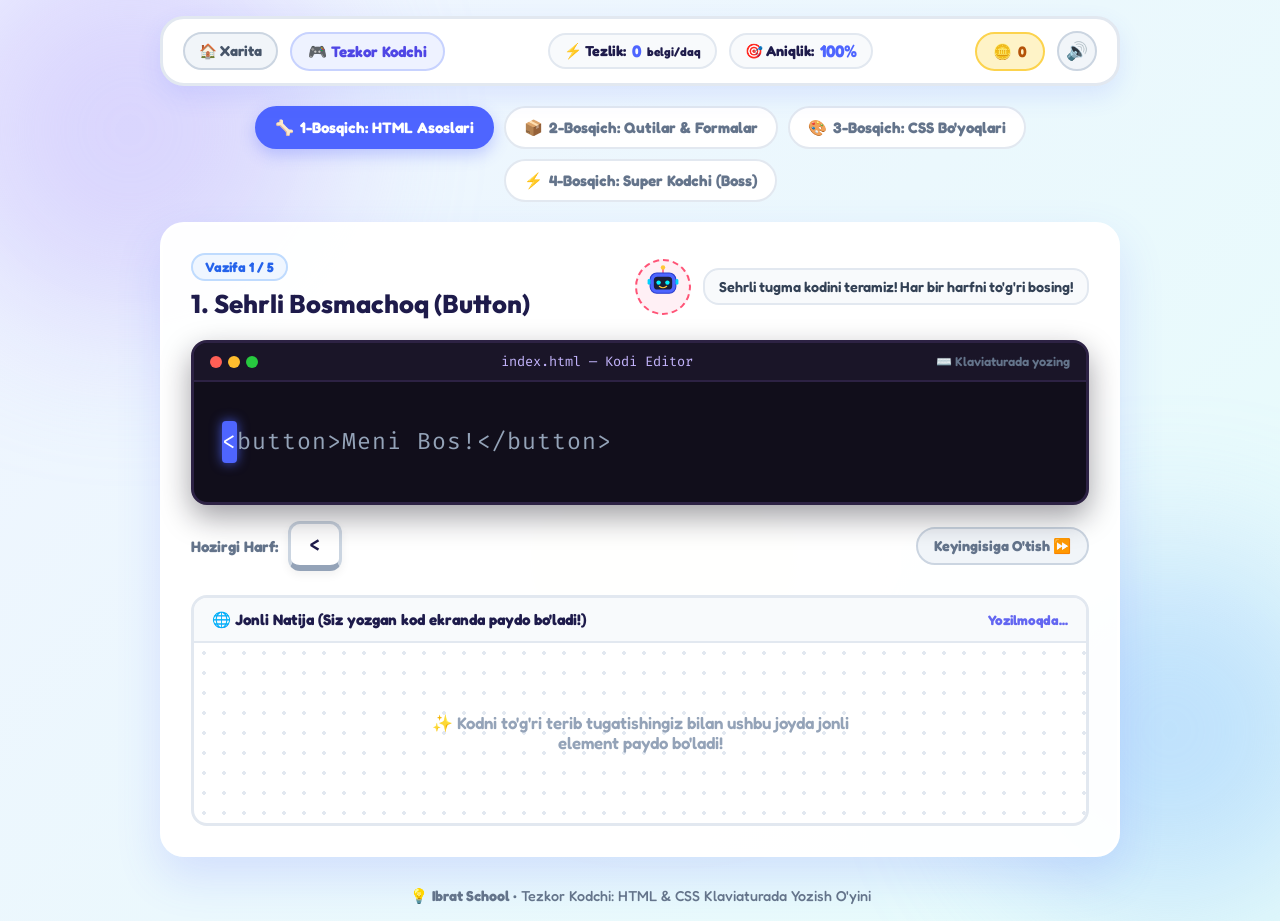
<file: typing-game/index.html>
<!DOCTYPE html>
<html lang="uz">
<head>
  <meta charset="UTF-8">
  <meta name="viewport" content="width=device-width, initial-scale=1.0">
  <title>Tezkor Kodchi: HTML & CSS Klaviatura O'yini | Kodi</title>
  <meta name="description" content="10 yoshli bolalar uchun HTML va CSS kodlarini klaviaturada terish o'yini. Tezlik, aniqlik va jonli natija!">
  <link rel="preconnect" href="https://fonts.googleapis.com">
  <link rel="preconnect" href="https://fonts.gstatic.com" crossorigin>
  <link href="https://fonts.googleapis.com/css2?family=Fredoka:wght@400;500;600;700&family=Outfit:wght@600;800;900&family=Fira+Code:wght@500;600;700&display=swap" rel="stylesheet">
  <link rel="stylesheet" href="style.css">
</head>
<body>

  <!-- Floating Ambient Shapes -->
  <div class="bg-shape circle-1"></div>
  <div class="bg-shape circle-2"></div>
  <div class="bg-shape circle-3"></div>

  <div class="app-container">

    <!-- GAME TOP HUD -->
    <header class="game-hud">
      <div class="hud-left">
        <a href="../index.html" class="hud-btn hud-home-btn" title="Asosiy Xaritaga Qaytish">🏠 Xarita</a>
        <div class="hud-badge level-badge">
          <span>🎮 Tezkor Kodchi</span>
        </div>
      </div>

      <div class="hud-center">
        <div class="hud-stat-pill">
          <span>⚡ Tezlik:</span>
          <b id="cpmText">0</b> <small>belgi/daq</small>
        </div>
        <div class="hud-stat-pill">
          <span>🎯 Aniqlik:</span>
          <b id="accText">100%</b>
        </div>
      </div>

      <div class="hud-right">
        <div class="hud-badge coins-badge">
          <span>🪙</span>
          <b id="coinsText">0</b>
        </div>
        <button class="hud-btn hud-sound-btn" id="soundToggleBtn" title="Ovoz">
          <span id="soundIcon">🔊</span>
        </button>
      </div>
    </header>

    <!-- LEVEL / CATEGORY SELECTOR -->
    <div class="category-tabs">
      <button class="cat-tab active" data-cat="html_basic">
        <span class="tab-icon">🦴</span> 1-Bosqich: HTML Asoslari
      </button>
      <button class="cat-tab" data-cat="html_adv">
        <span class="tab-icon">📦</span> 2-Bosqich: Qutilar & Formalar
      </button>
      <button class="cat-tab" data-cat="css_style">
        <span class="tab-icon">🎨</span> 3-Bosqich: CSS Bo'yoqlari
      </button>
      <button class="cat-tab" data-cat="boss_rush">
        <span class="tab-icon">⚡</span> 4-Bosqich: Super Kodchi (Boss)
      </button>
    </div>

    <!-- MAIN TYPING ARENA -->
    <main class="typing-arena card">

      <!-- Round Info & Kodi Status -->
      <div class="arena-header">
        <div class="progress-info">
          <span class="round-badge" id="roundBadge">Vazifa 1 / 5</span>
          <h2 class="task-title" id="taskTitle">Sehrli Tugma Yasaymiz!</h2>
        </div>

        <div class="mascot-mini">
          <div class="kodi-mini-avatar" id="kodiMiniAvatar">
            <svg viewBox="0 0 120 120" fill="none" xmlns="http://www.w3.org/2000/svg">
              <line x1="60" y1="22" x2="60" y2="8" stroke="#FF5376" stroke-width="4" stroke-linecap="round"/>
              <circle cx="60" cy="7" r="6" fill="#FFC837" class="pulse-glow"/>
              <rect x="25" y="22" width="70" height="55" rx="18" fill="#4E65FF" stroke="#2B3ECE" stroke-width="3"/>
              <rect x="35" y="32" width="50" height="35" rx="10" fill="#1A1E36"/>
              <circle cx="48" cy="48" r="6" fill="#00F0FF" class="blinking-eye"/>
              <circle cx="72" cy="48" r="6" fill="#00F0FF" class="blinking-eye"/>
              <path d="M50 58 Q60 66 70 58" stroke="#FFC837" stroke-width="3" stroke-linecap="round" fill="none"/>
              <rect x="18" y="38" width="8" height="16" rx="4" fill="#00D2FF"/>
              <rect x="94" y="38" width="8" height="16" rx="4" fill="#00D2FF"/>
            </svg>
          </div>
          <div class="kodi-bubble" id="kodiBubble">
            Klaviaturangizni tayyorlang! Ekranda ko'ringan kodni terishni boshlang! ⌨️
          </div>
        </div>
      </div>

      <!-- Live Code Display (With Character Highlighter) -->
      <div class="code-terminal-box" id="terminalBox">
        <div class="terminal-bar">
          <div class="terminal-dots">
            <span class="dot red"></span>
            <span class="dot yellow"></span>
            <span class="dot green"></span>
          </div>
          <div class="terminal-filename" id="terminalFilename">index.html — Kodi Editor</div>
          <div class="terminal-hint">⌨️ Klaviaturada yozing</div>
        </div>

        <div class="terminal-body" id="codeDisplayArea">
          <!-- Dynamically generated character spans -->
        </div>

        <!-- Hidden input to capture mobile/desktop typing reliably -->
        <input type="text" id="hiddenInput" autocomplete="off" autocorrect="off" autocapitalize="off" spellcheck="false" class="hidden-input" autofocus>
      </div>

      <!-- Keyboard Visual Helper & Instructions -->
      <div class="typing-footer-row">
        <div class="key-hint-box">
          <span class="key-hint-label">Hozirgi Harf:</span>
          <div class="current-key-badge" id="currentKeyBadge">SPACE</div>
        </div>

        <button class="skip-btn" id="skipTaskBtn">Keyingisiga O'tish ⏩</button>
      </div>

      <!-- LIVE PREVIEW BOX: Kids see what their code actually builds! -->
      <div class="live-sandbox-section">
        <div class="sandbox-header">
          <div class="sandbox-title">🌐 Jonli Natija (Siz yozgan kod ekranda paydo bo'ladi!)</div>
          <span class="sandbox-status" id="sandboxStatus">Kutilmoqda...</span>
        </div>
        <div class="sandbox-viewport" id="sandboxViewport">
          <div class="sandbox-placeholder" id="sandboxPlaceholder">
            ✨ Kodni to'g'ri terib tugatishingiz bilan ushbu joyda jonli element paydo bo'ladi!
          </div>
        </div>
      </div>

    </main>

    <!-- VICTORY / LEVEL COMPLETE MODAL -->
    <div class="game-modal-overlay" id="victoryModal">
      <div class="game-modal-card">
        <div class="modal-trophy">🏆</div>
        <h2 class="modal-title">Ajoyib Ish, Tezkor Kodchi!</h2>
        <p class="modal-subtitle">Ushbu bosqichdagi barcha kodlarni muvaffaqiyatli terib chiqdingiz!</p>

        <div class="modal-stats-grid">
          <div class="mstat-box">
            <span class="mstat-icon">⚡</span>
            <div class="mstat-val" id="finalCpmVal">0</div>
            <div class="mstat-lbl">Belgi / Daqiqa</div>
          </div>
          <div class="mstat-box">
            <span class="mstat-icon">🎯</span>
            <div class="mstat-val" id="finalAccVal">100%</div>
            <div class="mstat-lbl">Aniqlik</div>
          </div>
          <div class="mstat-box">
            <span class="mstat-icon">🪙</span>
            <div class="mstat-val" id="finalCoinsVal">+25</div>
            <div class="mstat-lbl">Tangalar</div>
          </div>
        </div>

        <div class="modal-stars" id="modalStars">⭐⭐⭐</div>

        <div class="modal-actions">
          <button class="modal-btn primary-btn" id="nextLevelBtn">Keyingi Bosqich 🚀</button>
          <a href="../index.html" class="modal-btn secondary-btn">🏠 Xaritaga Qaytish</a>
        </div>
      </div>
    </div>

    <!-- Floating XP Toast -->
    <div class="floating-reward-toast" id="rewardToast">
      <span class="reward-icon">⚡</span>
      <span class="reward-text">+15 XP!</span>
    </div>

    <footer class="game-footer">
      <p>💡 <b>Ibrat School</b> • Tezkor Kodchi: HTML & CSS Klaviaturada Yozish O'yini</p>
    </footer>

  </div>

  <script src="script.js"></script>
</body>
</html>
</file>
<file: main.css>
:root {
  --primary: #4E65FF;
  --secondary: #00F0FF;
  --accent-pink: #FF5376;
  --accent-yellow: #FFC837;
  --bg-gradient: linear-gradient(135deg, #F0F4FF 0%, #E6FCFB 100%);
  --card-bg: rgba(255, 255, 255, 0.9);
  --text-main: #1E1B4B;
  --text-muted: #64748B;
  --radius-lg: 24px;
}

* {
  box-sizing: border-box;
  margin: 0;
  padding: 0;
}

body {
  font-family: 'Fredoka', sans-serif;
  background: var(--bg-gradient);
  color: var(--text-main);
  min-height: 100vh;
  padding: 40px 20px;
  overflow-x: hidden;
}

.bg-shape {
  position: fixed;
  border-radius: 50%;
  filter: blur(80px);
  z-index: -1;
  opacity: 0.6;
}

.shape-1 { width: 400px; height: 400px; background: #C4B5FD; top: -100px; left: -100px; }
.shape-2 { width: 300px; height: 300px; background: #93C5FD; bottom: 50px; right: -50px; }
.shape-3 { width: 350px; height: 350px; background: #FBCFE8; top: 40%; left: 50%; }

.app-container {
  max-width: 900px;
  margin: 0 auto;
}

.hero-section {
  text-align: center;
  margin-bottom: 50px;
}

.kodi-avatar {
  width: 120px;
  height: 120px;
  background: white;
  border-radius: 50%;
  margin: 0 auto 20px;
  border: 4px dashed var(--primary);
  display: flex;
  align-items: center;
  justify-content: center;
  box-shadow: 0 10px 25px rgba(78, 101, 255, 0.2);
}

.kodi-avatar svg {
  width: 90px;
  height: 90px;
}

.hero-title {
  font-family: 'Outfit', sans-serif;
  font-size: 3.5rem;
  font-weight: 900;
  margin-bottom: 10px;
}

.hero-title .highlight {
  color: var(--primary);
}

.hero-subtitle {
  font-size: 1.2rem;
  color: var(--text-muted);
  max-width: 600px;
  margin: 0 auto;
}

.roadmap-grid {
  display: grid;
  grid-template-columns: repeat(auto-fit, minmax(280px, 1fr));
  gap: 24px;
}

.lesson-card {
  background: var(--card-bg);
  backdrop-filter: blur(10px);
  border: 3px solid #E2E8F0;
  border-radius: var(--radius-lg);
  padding: 24px;
  text-decoration: none;
  color: inherit;
  transition: all 0.3s ease;
  display: block;
  position: relative;
  overflow: hidden;
}

.lesson-card:hover:not(.locked) {
  transform: translateY(-5px) scale(1.02);
  border-color: var(--primary);
  box-shadow: 0 15px 30px rgba(78, 101, 255, 0.15);
}

.card-status {
  position: absolute;
  top: 16px;
  right: 16px;
  font-size: 0.85rem;
  font-weight: 700;
  padding: 4px 10px;
  border-radius: 20px;
}

.completed .card-status { background: #DCFCE7; color: #166534; }
.current { border-color: var(--accent-pink); box-shadow: 0 10px 30px rgba(255, 83, 118, 0.2); }
.current .card-status { background: var(--accent-pink); color: white; }
.locked { opacity: 0.7; filter: grayscale(0.8); cursor: not-allowed; }
.locked .card-status { background: #F1F5F9; color: #64748B; }

.card-icon {
  font-size: 3rem;
  margin-bottom: 16px;
}

.lesson-card h3 {
  font-family: 'Outfit', sans-serif;
  font-size: 1.3rem;
  font-weight: 800;
  margin-bottom: 8px;
}

.lesson-card p {
  color: var(--text-muted);
  font-size: 1rem;
}
</file>
<file: lesson1/style.css>
/* ==========================================================================
   1-Dars: Sehrli HTML Teglari Dunyosi - Style System
   Bolalar uchun mo'ljallangan yorqin, animatsion va interaktiv uslub
   ========================================================================== */

:root {
  --primary: #4E65FF;
  --primary-hover: #3b50e0;
  --secondary: #92EFFD;
  --accent-pink: #FF5376;
  --accent-yellow: #FFC837;
  --accent-green: #00C897;
  --accent-purple: #7928CA;
  --bg-gradient: linear-gradient(135deg, #F0F4FF 0%, #E8F0FE 50%, #FFF5F7 100%);
  --card-bg: rgba(255, 255, 255, 0.92);
  --card-border: rgba(255, 255, 255, 0.8);
  --text-main: #1E293B;
  --text-muted: #64748B;
  --code-bg: #1A1E2E;
  --code-text: #E2E8F0;
  --shadow-sm: 0 4px 12px rgba(78, 101, 255, 0.08);
  --shadow-md: 0 10px 25px rgba(78, 101, 255, 0.12);
  --shadow-lg: 0 20px 40px rgba(78, 101, 255, 0.16);
  --radius-lg: 24px;
  --radius-md: 16px;
  --radius-sm: 10px;
}

* {
  box-sizing: border-box;
  margin: 0;
  padding: 0;
  -webkit-font-smoothing: antialiased;
}

body {
  font-family: 'Fredoka', 'Outfit', sans-serif;
  background: var(--bg-gradient);
  color: var(--text-main);
  min-height: 100vh;
  position: relative;
  overflow-x: hidden;
  padding: 24px 16px;
  line-height: 1.5;
}

/* --------------------------------------------------------------------------
   Floating Ambient Shapes
   -------------------------------------------------------------------------- */
.bg-shape {
  position: fixed;
  border-radius: 50%;
  filter: blur(80px);
  z-index: 0;
  pointer-events: none;
  opacity: 0.55;
  animation: floatSlow 12s infinite alternate ease-in-out;
}
.circle-1 {
  width: 400px;
  height: 400px;
  background: #FFD269;
  top: -100px;
  left: -100px;
}
.circle-2 {
  width: 450px;
  height: 450px;
  background: #92EFFD;
  bottom: 50px;
  right: -100px;
  animation-delay: -4s;
}
.circle-3 {
  width: 350px;
  height: 350px;
  background: #FFA1BD;
  top: 40%;
  left: 60%;
  animation-delay: -7s;
}

@keyframes floatSlow {
  0% { transform: translate(0, 0) scale(1); }
  50% { transform: translate(30px, -20px) scale(1.08); }
  100% { transform: translate(-25px, 25px) scale(0.95); }
}

/* --------------------------------------------------------------------------
   App Container
   -------------------------------------------------------------------------- */
.app-container {
  max-width: 1060px;
  margin: 0 auto;
  position: relative;
  z-index: 1;
}

/* --------------------------------------------------------------------------
   Hero / Header
   -------------------------------------------------------------------------- */
.hero-section {
  text-align: center;
  margin-bottom: 24px;
}

.header-badge {
  display: inline-flex;
  align-items: center;
  gap: 8px;
  background: white;
  border: 2px solid #E2E8F0;
  padding: 8px 18px;
  border-radius: 999px;
  font-size: 0.95rem;
  font-weight: 600;
  color: var(--primary);
  box-shadow: var(--shadow-sm);
  margin-bottom: 14px;
  animation: popIn 0.6s cubic-bezier(0.34, 1.56, 0.64, 1);
}

.hero-title {
  font-family: 'Outfit', sans-serif;
  font-size: clamp(2rem, 5vw, 3.2rem);
  font-weight: 900;
  letter-spacing: -0.5px;
  margin-bottom: 10px;
  color: #0F172A;
}

.hero-title .highlight {
  background: linear-gradient(135deg, #FF5376 0%, #FF8E53 100%);
  -webkit-background-clip: text;
  -webkit-text-fill-color: transparent;
  display: inline-block;
  transform: rotate(-1deg);
}

.hero-subtitle {
  font-size: 1.15rem;
  color: var(--text-muted);
  max-width: 680px;
  margin: 0 auto 20px;
  font-weight: 500;
}

/* --------------------------------------------------------------------------
   Kodi Mascot Card
   -------------------------------------------------------------------------- */
.mascot-card {
  background: white;
  border-radius: var(--radius-lg);
  border: 3px solid #E2E8F0;
  padding: 16px 24px;
  display: flex;
  align-items: center;
  gap: 20px;
  box-shadow: var(--shadow-md);
  margin: 0 auto 28px;
  max-width: 850px;
  position: relative;
  transition: transform 0.3s ease;
}

.mascot-card:hover {
  transform: translateY(-2px);
}

.kodi-avatar {
  flex-shrink: 0;
  width: 96px;
  height: 96px;
  background: linear-gradient(135deg, #EEF2FF 0%, #E0E7FF 100%);
  border-radius: 50%;
  display: flex;
  align-items: center;
  justify-content: center;
  border: 3px dashed var(--primary);
  cursor: pointer;
  transition: transform 0.2s cubic-bezier(0.34, 1.56, 0.64, 1);
}

.kodi-avatar:hover {
  transform: scale(1.1) rotate(5deg);
}

.robot-svg {
  width: 76px;
  height: 76px;
}

.wave-arm {
  transform-origin: 30px 86px;
  animation: waveGesture 2.2s infinite ease-in-out;
}

@keyframes waveGesture {
  0%, 100% { transform: rotate(0deg); }
  50% { transform: rotate(-25deg); }
}

.blinking-eye {
  animation: eyeBlink 3.5s infinite;
}

@keyframes eyeBlink {
  0%, 94%, 98%, 100% { transform: scaleY(1); }
  96% { transform: scaleY(0.1); }
}

.mascot-speech {
  flex-grow: 1;
  text-align: left;
  display: flex;
  flex-direction: column;
  gap: 8px;
}

.speech-bubble {
  background: #F8FAFC;
  border: 2px solid #E2E8F0;
  border-radius: var(--radius-md);
  padding: 12px 18px;
  font-size: 1.05rem;
  font-weight: 500;
  color: #1E293B;
  position: relative;
}

.speech-name {
  color: var(--primary);
  font-weight: 700;
  margin-right: 6px;
}

.sound-toggle-btn {
  align-self: flex-start;
  background: transparent;
  border: 1px solid #CBD5E1;
  border-radius: 999px;
  padding: 4px 12px;
  font-size: 0.85rem;
  cursor: pointer;
  color: var(--text-muted);
  display: inline-flex;
  align-items: center;
  gap: 6px;
  transition: all 0.2s ease;
}

.sound-toggle-btn:hover {
  background: #F1F5F9;
  color: var(--text-main);
  border-color: #94A3B8;
}

/* --------------------------------------------------------------------------
   Navigation Tabs
   -------------------------------------------------------------------------- */
.lesson-nav {
  display: flex;
  justify-content: center;
  gap: 12px;
  margin-bottom: 24px;
  flex-wrap: wrap;
}

.nav-tab {
  background: white;
  border: 2px solid #E2E8F0;
  color: var(--text-muted);
  padding: 12px 20px;
  border-radius: 999px;
  font-family: inherit;
  font-size: 1.05rem;
  font-weight: 600;
  cursor: pointer;
  display: inline-flex;
  align-items: center;
  gap: 8px;
  box-shadow: var(--shadow-sm);
  transition: all 0.25s cubic-bezier(0.34, 1.56, 0.64, 1);
}

.nav-tab:hover {
  transform: translateY(-2px);
  color: var(--primary);
  border-color: #C7D2FE;
}

.nav-tab.active {
  background: var(--primary);
  color: white;
  border-color: var(--primary);
  box-shadow: 0 8px 20px rgba(78, 101, 255, 0.35);
  transform: translateY(-2px) scale(1.02);
}

/* --------------------------------------------------------------------------
   Card & Section Styles
   -------------------------------------------------------------------------- */
.tab-content {
  display: none;
  animation: fadeIn 0.4s ease forwards;
}

.tab-content.active {
  display: block;
}

@keyframes fadeIn {
  from { opacity: 0; transform: translateY(12px); }
  to { opacity: 1; transform: translateY(0); }
}

.card {
  background: var(--card-bg);
  backdrop-filter: blur(16px);
  border: 3px solid var(--card-border);
  border-radius: var(--radius-lg);
  padding: 32px;
  box-shadow: var(--shadow-lg);
  margin-bottom: 30px;
}

.section-title {
  font-family: 'Outfit', sans-serif;
  font-size: 1.85rem;
  font-weight: 800;
  color: #0F172A;
  display: flex;
  align-items: center;
  gap: 12px;
  margin-bottom: 8px;
}

.section-desc {
  font-size: 1.1rem;
  color: var(--text-muted);
  margin-bottom: 24px;
}

/* --------------------------------------------------------------------------
   TAB 1: INTRO (Trio Grid & Concept)
   -------------------------------------------------------------------------- */
.trio-grid {
  display: grid;
  grid-template-columns: repeat(auto-fit, minmax(260px, 1fr));
  gap: 20px;
  margin-bottom: 28px;
}

.trio-box {
  background: white;
  border: 2px solid #E2E8F0;
  border-radius: var(--radius-md);
  padding: 24px 20px;
  text-align: center;
  position: relative;
  transition: all 0.3s ease;
  box-shadow: var(--shadow-sm);
}

.trio-box:hover {
  transform: translateY(-5px);
  box-shadow: var(--shadow-md);
}

.box-html {
  border-color: #FED7AA;
  background: linear-gradient(180deg, #FFF7ED 0%, #FFFFFF 100%);
}

.box-css {
  border-color: #BAE6FD;
  background: linear-gradient(180deg, #F0F9FF 0%, #FFFFFF 100%);
}

.box-js {
  border-color: #FEF08A;
  background: linear-gradient(180deg, #FEFCE8 0%, #FFFFFF 100%);
}

.box-icon {
  font-size: 3rem;
  margin-bottom: 12px;
  display: inline-block;
  animation: pulseGentle 3s infinite alternate;
}

@keyframes pulseGentle {
  0% { transform: scale(1); }
  100% { transform: scale(1.12); }
}

.trio-box h3 {
  font-size: 1.25rem;
  font-weight: 700;
  margin-bottom: 8px;
  color: #0F172A;
}

.trio-box p {
  font-size: 0.98rem;
  color: var(--text-muted);
  line-height: 1.45;
  margin-bottom: 16px;
}

.trio-tag {
  display: inline-block;
  font-size: 0.8rem;
  font-weight: 700;
  padding: 4px 12px;
  border-radius: 999px;
  background: #E2E8F0;
  color: #475569;
}

.box-html .trio-tag {
  background: #FFEDD5;
  color: #C2410C;
}

/* Concept Box / Tag Box Metaphor */
.concept-banner {
  background: linear-gradient(135deg, #4E65FF 0%, #92EFFD 100%);
  border-radius: var(--radius-md);
  padding: 24px;
  color: white;
  display: flex;
  align-items: center;
  gap: 24px;
  flex-wrap: wrap;
}

.concept-visual {
  background: rgba(0, 0, 0, 0.25);
  padding: 16px 20px;
  border-radius: var(--radius-sm);
  display: flex;
  justify-content: center;
  align-items: center;
  flex-shrink: 0;
}

.tag-box-demo {
  font-family: 'Fira Code', monospace;
  font-size: 1.2rem;
  font-weight: 700;
  display: flex;
  align-items: center;
  gap: 8px;
}

.demo-tag {
  background: #FF5376;
  padding: 4px 10px;
  border-radius: 6px;
  color: white;
  box-shadow: 0 4px 10px rgba(0, 0, 0, 0.2);
}

.demo-content {
  background: #FFC837;
  color: #1E293B;
  padding: 4px 12px;
  border-radius: 6px;
}

.concept-text h3 {
  font-size: 1.35rem;
  font-weight: 800;
  margin-bottom: 6px;
}

.concept-text p {
  font-size: 1.05rem;
  line-height: 1.5;
  opacity: 0.95;
}

.concept-text code {
  background: rgba(255, 255, 255, 0.25);
  padding: 2px 6px;
  border-radius: 4px;
  font-family: 'Fira Code', monospace;
}

/* --------------------------------------------------------------------------
   TAB 2: INTERACTIVE TAGS EXPLORER
   -------------------------------------------------------------------------- */
.explorer-layout {
  display: grid;
  grid-template-columns: 280px 1fr;
  gap: 24px;
}

@media (max-width: 820px) {
  .explorer-layout {
    grid-template-columns: 1fr;
  }
}

.tags-sidebar {
  background: white;
  border: 2px solid #E2E8F0;
  border-radius: var(--radius-md);
  padding: 16px;
  height: fit-content;
}

.sidebar-label {
  font-size: 0.9rem;
  font-weight: 700;
  color: var(--text-muted);
  text-transform: uppercase;
  letter-spacing: 0.5px;
  margin-bottom: 12px;
}

.tag-btn-list {
  display: flex;
  flex-direction: column;
  gap: 8px;
}

.tag-selector-btn {
  background: #F8FAFC;
  border: 2px solid #E2E8F0;
  border-radius: var(--radius-sm);
  padding: 10px 14px;
  text-align: left;
  cursor: pointer;
  display: flex;
  align-items: center;
  gap: 10px;
  font-family: inherit;
  transition: all 0.2s ease;
}

.tag-selector-btn:hover {
  background: #EEF2FF;
  border-color: #C7D2FE;
  transform: translateX(4px);
}

.tag-selector-btn.active {
  background: #4E65FF;
  border-color: #4E65FF;
  color: white;
  box-shadow: 0 4px 14px rgba(78, 101, 255, 0.35);
}

.tag-selector-btn .tag-badge {
  font-family: 'Fira Code', monospace;
  font-size: 0.85rem;
  font-weight: 700;
  background: rgba(0, 0, 0, 0.08);
  padding: 3px 8px;
  border-radius: 6px;
}

.tag-selector-btn.active .tag-badge {
  background: rgba(255, 255, 255, 0.25);
  color: white;
}

.tag-selector-btn .tag-name {
  font-size: 0.95rem;
  font-weight: 600;
}

/* Tag Display Area */
.tag-display-area {
  background: white;
  border: 3px solid #E2E8F0;
  border-radius: var(--radius-md);
  overflow: hidden;
  box-shadow: var(--shadow-sm);
  display: flex;
  flex-direction: column;
}

.display-header {
  background: #0F172A;
  color: white;
  padding: 12px 20px;
  display: flex;
  align-items: center;
  justify-content: space-between;
}

.window-dots {
  display: flex;
  gap: 6px;
}

.dot {
  width: 12px;
  height: 12px;
  border-radius: 50%;
}
.dot-red { background: #FF5F56; }
.dot-yellow { background: #FFBD2E; }
.dot-green { background: #27C93F; }

.window-title {
  font-family: 'Fira Code', monospace;
  font-size: 0.95rem;
  font-weight: 600;
  color: #94A3B8;
}

.action-btn-trigger {
  background: var(--accent-pink);
  border: none;
  color: white;
  padding: 6px 14px;
  border-radius: 999px;
  font-family: inherit;
  font-size: 0.9rem;
  font-weight: 700;
  cursor: pointer;
  display: flex;
  align-items: center;
  gap: 6px;
  transition: all 0.2s cubic-bezier(0.34, 1.56, 0.64, 1);
  box-shadow: 0 4px 10px rgba(255, 83, 118, 0.4);
}

.action-btn-trigger:hover {
  transform: scale(1.06);
  background: #f03e63;
}

.code-box {
  background: var(--code-bg);
  padding: 16px 20px;
  border-bottom: 2px solid #2D3748;
}

.code-label {
  font-size: 0.75rem;
  font-weight: 700;
  color: #64748B;
  letter-spacing: 1px;
  margin-bottom: 6px;
}

.code-box pre {
  margin: 0;
  overflow-x: auto;
}

.code-box code {
  font-family: 'Fira Code', monospace;
  font-size: 1.05rem;
  color: #38BDF8;
  letter-spacing: 0.5px;
}

.explanation-box {
  padding: 20px;
  background: #F8FAFC;
  border-bottom: 2px solid #E2E8F0;
}

.explanation-box h4 {
  font-size: 1.15rem;
  color: #0F172A;
  margin-bottom: 6px;
  display: flex;
  align-items: center;
  gap: 8px;
}

.explanation-box p {
  color: #475569;
  font-size: 1rem;
  line-height: 1.5;
}

.live-screen-container {
  padding: 20px;
  background: #FFFFFF;
  flex-grow: 1;
}

.screen-label {
  font-size: 0.85rem;
  font-weight: 700;
  color: var(--text-muted);
  margin-bottom: 12px;
}

.live-screen-viewport {
  background: #F8FAFC;
  border: 2px dashed #CBD5E1;
  border-radius: var(--radius-sm);
  min-height: 200px;
  display: flex;
  align-items: center;
  justify-content: center;
  padding: 24px;
  text-align: center;
  position: relative;
  overflow: hidden;
}

/* Specific Tag Visual Demos */
.giant-h1 {
  font-family: 'Outfit', sans-serif;
  font-size: 2.5rem;
  font-weight: 900;
  color: #1E293B;
  text-shadow: 2px 4px 0 #CBD5E1;
  transition: all 0.3s cubic-bezier(0.34, 1.56, 0.64, 1);
}

.giant-h1.seismic-shake {
  animation: seismicStomp 0.8s ease;
}

@keyframes seismicStomp {
  0% { transform: scale(0.5) translateY(-50px); opacity: 0; }
  50% { transform: scale(1.2) translateY(0); }
  65% { transform: rotate(-4deg); }
  80% { transform: rotate(4deg); }
  100% { transform: scale(1) rotate(0deg); opacity: 1; }
}

.story-paragraph {
  font-size: 1.25rem;
  color: #334155;
  background: #FFFBEB;
  padding: 16px 24px;
  border-left: 5px solid #F59E0B;
  border-radius: 8px;
  max-width: 500px;
  box-shadow: var(--shadow-sm);
}

.bouncy-button {
  background: linear-gradient(135deg, #FF5376 0%, #FF8E53 100%);
  color: white;
  border: none;
  padding: 16px 36px;
  font-size: 1.3rem;
  font-weight: 700;
  border-radius: 999px;
  cursor: pointer;
  box-shadow: 0 10px 20px rgba(255, 83, 118, 0.4);
  transition: all 0.2s cubic-bezier(0.34, 1.56, 0.64, 1);
  display: inline-flex;
  align-items: center;
  gap: 10px;
}

.bouncy-button:hover {
  transform: translateY(-4px) scale(1.05);
}

.bouncy-button:active {
  transform: translateY(2px) scale(0.96);
}

.polaroid-frame {
  background: white;
  padding: 14px 14px 24px;
  border: 2px solid #E2E8F0;
  border-radius: 12px;
  box-shadow: var(--shadow-md);
  transform: rotate(-2deg);
  transition: transform 0.3s ease;
}

.polaroid-frame:hover {
  transform: rotate(0deg) scale(1.04);
}

.polaroid-img-box {
  width: 200px;
  height: 150px;
  background: linear-gradient(135deg, #667eea 0%, #764ba2 100%);
  border-radius: 8px;
  display: flex;
  align-items: center;
  justify-content: center;
  font-size: 4rem;
}

.polaroid-caption {
  margin-top: 10px;
  font-weight: 700;
  color: #475569;
}

.portal-link {
  display: inline-flex;
  align-items: center;
  gap: 10px;
  font-size: 1.4rem;
  font-weight: 800;
  color: var(--primary);
  text-decoration: none;
  background: #EEF2FF;
  padding: 14px 28px;
  border-radius: 999px;
  border: 2px solid #C7D2FE;
  transition: all 0.3s ease;
}

.portal-link:hover {
  background: var(--primary);
  color: white;
  transform: scale(1.06);
  box-shadow: 0 10px 24px rgba(78, 101, 255, 0.4);
}

.animated-list {
  list-style: none;
  text-align: left;
  display: flex;
  flex-direction: column;
  gap: 10px;
  width: 100%;
  max-width: 320px;
}

.animated-list li {
  background: white;
  border: 2px solid #E2E8F0;
  padding: 10px 16px;
  border-radius: 10px;
  font-size: 1.1rem;
  font-weight: 600;
  display: flex;
  align-items: center;
  gap: 10px;
  box-shadow: var(--shadow-sm);
  animation: slideInRight 0.5s ease;
}

@keyframes slideInRight {
  from { opacity: 0; transform: translateX(30px); }
  to { opacity: 1; transform: translateX(0); }
}

.muscle-text {
  font-size: 2.2rem;
  font-weight: 900;
  color: #DC2626;
  text-transform: uppercase;
  letter-spacing: 1px;
  display: inline-flex;
  align-items: center;
  gap: 12px;
}

.muscle-text.flex-anim {
  animation: flexMuscle 0.8s ease;
}

@keyframes flexMuscle {
  0% { transform: scale(1); }
  50% { transform: scale(1.3) rotate(-3deg); color: #B91C1C; }
  100% { transform: scale(1) rotate(0deg); }
}

/* --------------------------------------------------------------------------
   TAB 3: PLAYGROUND
   -------------------------------------------------------------------------- */
.playground-grid {
  display: grid;
  grid-template-columns: 1fr 1fr;
  gap: 24px;
}

@media (max-width: 768px) {
  .playground-grid {
    grid-template-columns: 1fr;
  }
}

.pg-controls {
  background: white;
  border: 2px solid #E2E8F0;
  border-radius: var(--radius-md);
  padding: 24px;
  display: flex;
  flex-direction: column;
  gap: 20px;
}

.control-group label {
  display: block;
  font-size: 0.95rem;
  font-weight: 700;
  color: var(--text-main);
  margin-bottom: 8px;
}

.control-group input[type="text"] {
  width: 100%;
  padding: 12px 16px;
  font-family: inherit;
  font-size: 1.1rem;
  font-weight: 600;
  border: 2px solid #CBD5E1;
  border-radius: var(--radius-sm);
  outline: none;
  transition: border-color 0.2s;
}

.control-group input[type="text"]:focus {
  border-color: var(--primary);
  box-shadow: 0 0 0 4px rgba(78, 101, 255, 0.15);
}

.pg-tag-pills {
  display: flex;
  flex-wrap: wrap;
  gap: 8px;
}

.pill-btn {
  background: #F1F5F9;
  border: 2px solid #E2E8F0;
  border-radius: 999px;
  padding: 6px 14px;
  font-family: 'Fira Code', monospace;
  font-size: 0.95rem;
  font-weight: 600;
  color: #475569;
  cursor: pointer;
  transition: all 0.2s;
}

.pill-btn:hover {
  background: #E2E8F0;
}

.pill-btn.active {
  background: var(--primary);
  border-color: var(--primary);
  color: white;
}

.color-picker-row {
  display: flex;
  gap: 12px;
}

.color-dot {
  width: 32px;
  height: 32px;
  border-radius: 50%;
  border: 3px solid white;
  box-shadow: 0 2px 6px rgba(0, 0, 0, 0.15);
  cursor: pointer;
  transition: transform 0.2s;
}

.color-dot:hover {
  transform: scale(1.15);
}

.color-dot.active {
  outline: 3px solid var(--primary);
  transform: scale(1.15);
}

.pg-code-preview {
  background: var(--code-bg);
  padding: 14px;
  border-radius: var(--radius-sm);
}

.preview-title {
  display: block;
  font-size: 0.75rem;
  font-weight: 700;
  color: #64748B;
  margin-bottom: 4px;
}

.pg-code-preview code {
  font-family: 'Fira Code', monospace;
  font-size: 1rem;
  color: #38BDF8;
}

/* Playground Preview Screen */
.pg-preview-screen {
  background: white;
  border: 3px solid #E2E8F0;
  border-radius: var(--radius-md);
  overflow: hidden;
  display: flex;
  flex-direction: column;
}

.preview-header {
  background: #F1F5F9;
  border-bottom: 2px solid #E2E8F0;
  padding: 12px 18px;
  display: flex;
  align-items: center;
  justify-content: space-between;
  font-weight: 700;
  color: #475569;
  font-size: 0.95rem;
}

.mini-confetti-btn {
  background: var(--accent-yellow);
  color: #1E293B;
  border: none;
  font-family: inherit;
  font-size: 0.85rem;
  font-weight: 700;
  padding: 4px 12px;
  border-radius: 999px;
  cursor: pointer;
  transition: transform 0.2s;
}

.mini-confetti-btn:hover {
  transform: scale(1.08);
}

.preview-body {
  padding: 28px;
  flex-grow: 1;
  display: flex;
  align-items: center;
  justify-content: center;
  text-align: center;
  min-height: 240px;
  background: radial-gradient(circle at center, #FFFFFF 0%, #F8FAFC 100%);
}

/* --------------------------------------------------------------------------
   TAB 4: QUIZ
   -------------------------------------------------------------------------- */
.quiz-header {
  display: flex;
  justify-content: space-between;
  align-items: flex-start;
  margin-bottom: 24px;
  flex-wrap: wrap;
  gap: 16px;
}

.quiz-score-badge {
  background: #FFFBEB;
  border: 2px solid #FDE68A;
  padding: 10px 18px;
  border-radius: 999px;
  font-size: 1.1rem;
  color: #B45309;
  font-weight: 700;
  display: flex;
  align-items: center;
  gap: 8px;
}

.quiz-box {
  background: white;
  border: 2px solid #E2E8F0;
  border-radius: var(--radius-md);
  padding: 30px;
  position: relative;
}

.quiz-progress-bar {
  height: 8px;
  background: #F1F5F9;
  border-radius: 999px;
  overflow: hidden;
  margin-bottom: 20px;
}

.quiz-progress-fill {
  height: 100%;
  background: linear-gradient(90deg, #4E65FF, #00C897);
  transition: width 0.3s ease;
}

.question-number {
  font-size: 0.95rem;
  font-weight: 700;
  color: var(--primary);
  text-transform: uppercase;
  margin-bottom: 8px;
}

.question-text {
  font-family: 'Outfit', sans-serif;
  font-size: 1.4rem;
  font-weight: 800;
  color: #0F172A;
  margin-bottom: 24px;
  line-height: 1.4;
}

.options-grid {
  display: grid;
  grid-template-columns: 1fr;
  gap: 12px;
  margin-bottom: 20px;
}

.option-btn {
  background: #F8FAFC;
  border: 2px solid #E2E8F0;
  border-radius: var(--radius-sm);
  padding: 14px 20px;
  font-family: inherit;
  font-size: 1.1rem;
  font-weight: 600;
  color: #1E293B;
  text-align: left;
  cursor: pointer;
  display: flex;
  align-items: center;
  gap: 12px;
  transition: all 0.2s ease;
}

.option-btn:hover:not(:disabled) {
  background: #EEF2FF;
  border-color: #C7D2FE;
  transform: translateX(4px);
}

.option-btn.correct {
  background: #ECFDF5;
  border-color: #10B981;
  color: #065F46;
}

.option-btn.wrong {
  background: #FEF2F2;
  border-color: #EF4444;
  color: #991B1B;
}

.quiz-feedback {
  font-size: 1.15rem;
  font-weight: 700;
  padding: 12px 18px;
  border-radius: var(--radius-sm);
  display: none;
  animation: popIn 0.3s ease;
}

.quiz-feedback.success {
  display: block;
  background: #ECFDF5;
  color: #065F46;
  border: 2px solid #A7F3D0;
}

.quiz-feedback.error {
  display: block;
  background: #FEF2F2;
  color: #991B1B;
  border: 2px solid #FECACA;
}

/* Quiz Celebration */
.quiz-celebration {
  text-align: center;
  padding: 40px 20px;
}

.trophy-bounce {
  font-size: 5rem;
  animation: trophyBob 1.5s infinite ease-in-out;
  display: inline-block;
  margin-bottom: 12px;
}

@keyframes trophyBob {
  0%, 100% { transform: translateY(0) rotate(0); }
  50% { transform: translateY(-16px) rotate(6deg); }
}

.quiz-celebration h2 {
  font-family: 'Outfit', sans-serif;
  font-size: 2.2rem;
  font-weight: 900;
  color: #0F172A;
  margin-bottom: 8px;
}

.quiz-celebration p {
  font-size: 1.2rem;
  color: var(--text-muted);
  margin-bottom: 24px;
}

.certificate-badge {
  display: inline-flex;
  flex-direction: column;
  align-items: center;
  background: linear-gradient(135deg, #FEF08A 0%, #FDE047 100%);
  border: 3px solid #EAB308;
  padding: 16px 32px;
  border-radius: var(--radius-md);
  margin-bottom: 24px;
  box-shadow: var(--shadow-md);
}

.certificate-badge span {
  font-size: 0.95rem;
  font-weight: 700;
  color: #854D0E;
}

.certificate-badge b {
  font-size: 1.4rem;
  color: #713F12;
  font-family: 'Outfit', sans-serif;
}

.action-btn-restart {
  background: var(--primary);
  color: white;
  border: none;
  font-family: inherit;
  font-size: 1.15rem;
  font-weight: 700;
  padding: 14px 30px;
  border-radius: 999px;
  cursor: pointer;
  display: inline-flex;
  align-items: center;
  gap: 8px;
  transition: all 0.2s cubic-bezier(0.34, 1.56, 0.64, 1);
  box-shadow: 0 8px 20px rgba(78, 101, 255, 0.35);
}

.action-btn-restart:hover {
  transform: translateY(-2px) scale(1.04);
}

/* --------------------------------------------------------------------------
   Footer
   -------------------------------------------------------------------------- */
.lesson-footer {
  text-align: center;
  padding: 24px 16px;
  color: var(--text-muted);
  font-size: 0.95rem;
}

/* --------------------------------------------------------------------------
   Canvas Confetti Particles
   -------------------------------------------------------------------------- */
.confetti-particle {
  position: fixed;
  pointer-events: none;
  z-index: 9999;
  border-radius: 4px;
  animation: confettiFall 2s ease-out forwards;
}

@keyframes confettiFall {
  0% { transform: translateY(0) rotate(0deg); opacity: 1; }
  100% { transform: translateY(600px) rotate(720deg); opacity: 0; }
}

@keyframes popIn {
  0% { transform: scale(0.8); opacity: 0; }
  100% { transform: scale(1); opacity: 1; }
}
</file>
<file: lesson2/style.css>
/* ==========================================================================
   2-Dars: Sehrli Qutilar va Formalar (HTML Yakuni) - Style System
   Ibrat School • Bolalar uchun mo'ljallangan interaktiv dizayn
   ========================================================================== */

:root {
  --primary: #7928CA;
  --primary-hover: #631bb0;
  --secondary: #00DFD8;
  --accent-pink: #FF0080;
  --accent-yellow: #FFB800;
  --accent-green: #00DF89;
  --bg-gradient: linear-gradient(135deg, #F3EEFF 0%, #E6FCFB 50%, #FFF2F6 100%);
  --card-bg: rgba(255, 255, 255, 0.94);
  --card-border: rgba(255, 255, 255, 0.85);
  --text-main: #1E1B4B;
  --text-muted: #64748B;
  --code-bg: #1A1528;
  --code-text: #E0E7FF;
  --shadow-sm: 0 4px 14px rgba(121, 40, 202, 0.08);
  --shadow-md: 0 10px 28px rgba(121, 40, 202, 0.14);
  --shadow-lg: 0 20px 45px rgba(121, 40, 202, 0.18);
  --radius-lg: 24px;
  --radius-md: 16px;
  --radius-sm: 10px;
}

* {
  box-sizing: border-box;
  margin: 0;
  padding: 0;
  -webkit-font-smoothing: antialiased;
}

body {
  font-family: 'Fredoka', 'Outfit', sans-serif;
  background: var(--bg-gradient);
  color: var(--text-main);
  min-height: 100vh;
  position: relative;
  overflow-x: hidden;
  padding: 24px 16px;
  line-height: 1.5;
}

/* --------------------------------------------------------------------------
   Ambient Floating Shapes
   -------------------------------------------------------------------------- */
.bg-shape {
  position: fixed;
  border-radius: 50%;
  filter: blur(80px);
  z-index: 0;
  pointer-events: none;
  opacity: 0.55;
  animation: floatAmbient 14s infinite alternate ease-in-out;
}

.shape-purple {
  width: 420px;
  height: 420px;
  background: #D8B4FE;
  top: -100px;
  left: -80px;
}

.shape-teal {
  width: 460px;
  height: 460px;
  background: #A7F3D0;
  bottom: 40px;
  right: -90px;
  animation-delay: -5s;
}

.shape-peach {
  width: 380px;
  height: 380px;
  background: #FECDD3;
  top: 45%;
  left: 55%;
  animation-delay: -8s;
}

@keyframes floatAmbient {
  0% { transform: translate(0, 0) scale(1); }
  50% { transform: translate(35px, -25px) scale(1.08); }
  100% { transform: translate(-25px, 30px) scale(0.96); }
}

/* --------------------------------------------------------------------------
   App Layout
   -------------------------------------------------------------------------- */
.app-container {
  max-width: 1060px;
  margin: 0 auto;
  position: relative;
  z-index: 1;
}

/* --------------------------------------------------------------------------
   Hero / Header
   -------------------------------------------------------------------------- */
.hero-section {
  text-align: center;
  margin-bottom: 24px;
}

.header-badge {
  display: inline-flex;
  align-items: center;
  gap: 8px;
  background: white;
  border: 2px solid #E2E8F0;
  padding: 8px 18px;
  border-radius: 999px;
  font-size: 0.95rem;
  font-weight: 600;
  color: var(--primary);
  box-shadow: var(--shadow-sm);
  margin-bottom: 14px;
}

.hero-title {
  font-family: 'Outfit', sans-serif;
  font-size: clamp(2rem, 5vw, 3.2rem);
  font-weight: 900;
  letter-spacing: -0.5px;
  margin-bottom: 10px;
  color: #1E1B4B;
}

.hero-title .highlight {
  background: linear-gradient(135deg, #7928CA 0%, #FF0080 100%);
  -webkit-background-clip: text;
  -webkit-text-fill-color: transparent;
  display: inline-block;
  transform: rotate(-1deg);
}

.hero-subtitle {
  font-size: 1.15rem;
  color: var(--text-muted);
  max-width: 680px;
  margin: 0 auto 20px;
  font-weight: 500;
}

/* Mascot Card */
.mascot-card {
  background: white;
  border-radius: var(--radius-lg);
  border: 3px solid #E2E8F0;
  padding: 16px 24px;
  display: flex;
  align-items: center;
  gap: 20px;
  box-shadow: var(--shadow-md);
  margin: 0 auto 28px;
  max-width: 850px;
  transition: transform 0.3s ease;
}

.mascot-card:hover {
  transform: translateY(-2px);
}

.kodi-avatar {
  flex-shrink: 0;
  width: 96px;
  height: 96px;
  background: linear-gradient(135deg, #F3E8FF 0%, #E9D5FF 100%);
  border-radius: 50%;
  display: flex;
  align-items: center;
  justify-content: center;
  border: 3px dashed var(--primary);
  cursor: pointer;
  transition: transform 0.2s cubic-bezier(0.34, 1.56, 0.64, 1);
}

.kodi-avatar:hover {
  transform: scale(1.1) rotate(6deg);
}

.robot-svg {
  width: 76px;
  height: 76px;
}

.wave-arm {
  transform-origin: 30px 86px;
  animation: waveArmGesture 2.2s infinite ease-in-out;
}

@keyframes waveArmGesture {
  0%, 100% { transform: rotate(0deg); }
  50% { transform: rotate(-28deg); }
}

.blinking-eye {
  animation: eyeBlink 3.5s infinite;
}

@keyframes eyeBlink {
  0%, 94%, 98%, 100% { transform: scaleY(1); }
  96% { transform: scaleY(0.1); }
}

.mascot-speech {
  flex-grow: 1;
  text-align: left;
  display: flex;
  flex-direction: column;
  gap: 8px;
}

.speech-bubble {
  background: #FAF5FF;
  border: 2px solid #E9D5FF;
  border-radius: var(--radius-md);
  padding: 12px 18px;
  font-size: 1.05rem;
  font-weight: 500;
  color: #1E1B4B;
}

.speech-name {
  color: var(--primary);
  font-weight: 700;
  margin-right: 6px;
}

.sound-toggle-btn {
  align-self: flex-start;
  background: transparent;
  border: 1px solid #CBD5E1;
  border-radius: 999px;
  padding: 4px 12px;
  font-size: 0.85rem;
  cursor: pointer;
  color: var(--text-muted);
  display: inline-flex;
  align-items: center;
  gap: 6px;
  transition: all 0.2s ease;
}

.sound-toggle-btn:hover {
  background: #F1F5F9;
  color: var(--text-main);
  border-color: #94A3B8;
}

/* --------------------------------------------------------------------------
   Navigation Tabs
   -------------------------------------------------------------------------- */
.lesson-nav {
  display: flex;
  justify-content: center;
  gap: 12px;
  margin-bottom: 24px;
  flex-wrap: wrap;
}

.nav-tab {
  background: white;
  border: 2px solid #E2E8F0;
  color: var(--text-muted);
  padding: 12px 20px;
  border-radius: 999px;
  font-family: inherit;
  font-size: 1.05rem;
  font-weight: 600;
  cursor: pointer;
  display: inline-flex;
  align-items: center;
  gap: 8px;
  box-shadow: var(--shadow-sm);
  transition: all 0.25s cubic-bezier(0.34, 1.56, 0.64, 1);
}

.nav-tab:hover {
  transform: translateY(-2px);
  color: var(--primary);
  border-color: #D8B4FE;
}

.nav-tab.active {
  background: var(--primary);
  color: white;
  border-color: var(--primary);
  box-shadow: 0 8px 20px rgba(121, 40, 202, 0.35);
  transform: translateY(-2px) scale(1.02);
}

/* --------------------------------------------------------------------------
   Card & Section Styles
   -------------------------------------------------------------------------- */
.tab-content {
  display: none;
  animation: fadeIn 0.4s ease forwards;
}

.tab-content.active {
  display: block;
}

@keyframes fadeIn {
  from { opacity: 0; transform: translateY(12px); }
  to { opacity: 1; transform: translateY(0); }
}

.card {
  background: var(--card-bg);
  backdrop-filter: blur(16px);
  border: 3px solid var(--card-border);
  border-radius: var(--radius-lg);
  padding: 32px;
  box-shadow: var(--shadow-lg);
  margin-bottom: 30px;
}

.section-title {
  font-family: 'Outfit', sans-serif;
  font-size: 1.85rem;
  font-weight: 800;
  color: #1E1B4B;
  display: flex;
  align-items: center;
  gap: 12px;
  margin-bottom: 8px;
}

.section-desc {
  font-size: 1.1rem;
  color: var(--text-muted);
  margin-bottom: 24px;
}

/* --------------------------------------------------------------------------
   TAB 1: INTRO (Div vs Span & Forms)
   -------------------------------------------------------------------------- */
.box-comparison-grid {
  display: grid;
  grid-template-columns: 1fr 1fr;
  gap: 20px;
  margin-bottom: 28px;
}

@media (max-width: 768px) {
  .box-comparison-grid {
    grid-template-columns: 1fr;
  }
}

.box-card {
  background: white;
  border: 3px solid #E2E8F0;
  border-radius: var(--radius-md);
  padding: 24px;
  box-shadow: var(--shadow-sm);
  transition: transform 0.3s ease;
}

.box-card:hover {
  transform: translateY(-4px);
}

.div-theme {
  border-color: #C084FC;
  background: linear-gradient(180deg, #FAF5FF 0%, #FFFFFF 100%);
}

.span-theme {
  border-color: #67E8F9;
  background: linear-gradient(180deg, #ECFEFF 0%, #FFFFFF 100%);
}

.box-card-icon {
  font-size: 3rem;
  margin-bottom: 12px;
}

.box-card h3 {
  font-size: 1.35rem;
  font-weight: 800;
  color: #1E1B4B;
  margin-bottom: 8px;
}

.box-card p {
  color: #475569;
  font-size: 1.02rem;
  line-height: 1.5;
  margin-bottom: 16px;
}

.box-example-tag {
  display: inline-block;
  font-family: 'Fira Code', monospace;
  font-size: 0.9rem;
  font-weight: 700;
  padding: 6px 14px;
  border-radius: 8px;
}

.div-theme .box-example-tag {
  background: #F3E8FF;
  color: #7928CA;
}

.span-theme .box-example-tag {
  background: #CFFAFE;
  color: #0891B2;
}

.forms-concept-banner {
  background: linear-gradient(135deg, #7928CA 0%, #FF0080 100%);
  border-radius: var(--radius-md);
  padding: 26px;
  color: white;
}

.banner-badge {
  display: inline-block;
  background: #FFB800;
  color: #1E1B4B;
  font-weight: 800;
  font-size: 0.85rem;
  padding: 4px 12px;
  border-radius: 999px;
  margin-bottom: 10px;
}

.forms-concept-banner h3 {
  font-size: 1.4rem;
  font-weight: 800;
  margin-bottom: 8px;
}

.forms-concept-banner p {
  font-size: 1.05rem;
  line-height: 1.5;
  opacity: 0.96;
}

/* --------------------------------------------------------------------------
   TAB 2: INTERACTIVE TAGS LABORATORY
   -------------------------------------------------------------------------- */
.explorer-layout {
  display: grid;
  grid-template-columns: 290px 1fr;
  gap: 24px;
}

@media (max-width: 820px) {
  .explorer-layout {
    grid-template-columns: 1fr;
  }
}

.tags-sidebar {
  background: white;
  border: 2px solid #E2E8F0;
  border-radius: var(--radius-md);
  padding: 16px;
  height: fit-content;
}

.sidebar-label {
  font-size: 0.9rem;
  font-weight: 700;
  color: var(--text-muted);
  text-transform: uppercase;
  letter-spacing: 0.5px;
  margin-bottom: 12px;
}

.tag-btn-list {
  display: flex;
  flex-direction: column;
  gap: 8px;
}

.tag-selector-btn {
  background: #F8FAFC;
  border: 2px solid #E2E8F0;
  border-radius: var(--radius-sm);
  padding: 10px 14px;
  text-align: left;
  cursor: pointer;
  display: flex;
  align-items: center;
  gap: 10px;
  font-family: inherit;
  transition: all 0.2s ease;
}

.tag-selector-btn:hover {
  background: #F3E8FF;
  border-color: #D8B4FE;
  transform: translateX(4px);
}

.tag-selector-btn.active {
  background: var(--primary);
  border-color: var(--primary);
  color: white;
  box-shadow: 0 4px 14px rgba(121, 40, 202, 0.35);
}

.tag-selector-btn .tag-badge {
  font-family: 'Fira Code', monospace;
  font-size: 0.85rem;
  font-weight: 700;
  background: rgba(0, 0, 0, 0.08);
  padding: 3px 8px;
  border-radius: 6px;
}

.tag-selector-btn.active .tag-badge {
  background: rgba(255, 255, 255, 0.25);
  color: white;
}

.tag-selector-btn .tag-name {
  font-size: 0.95rem;
  font-weight: 600;
}

/* Tag Display Area */
.tag-display-area {
  background: white;
  border: 3px solid #E2E8F0;
  border-radius: var(--radius-md);
  overflow: hidden;
  box-shadow: var(--shadow-sm);
  display: flex;
  flex-direction: column;
}

.display-header {
  background: #110E1B;
  color: white;
  padding: 12px 20px;
  display: flex;
  align-items: center;
  justify-content: space-between;
}

.window-dots {
  display: flex;
  gap: 6px;
}

.dot {
  width: 12px;
  height: 12px;
  border-radius: 50%;
}
.dot-red { background: #FF5F56; }
.dot-yellow { background: #FFBD2E; }
.dot-green { background: #27C93F; }

.window-title {
  font-family: 'Fira Code', monospace;
  font-size: 0.95rem;
  font-weight: 600;
  color: #C4B5FD;
}

.action-btn-trigger {
  background: var(--accent-pink);
  border: none;
  color: white;
  padding: 6px 14px;
  border-radius: 999px;
  font-family: inherit;
  font-size: 0.9rem;
  font-weight: 700;
  cursor: pointer;
  display: flex;
  align-items: center;
  gap: 6px;
  transition: all 0.2s cubic-bezier(0.34, 1.56, 0.64, 1);
  box-shadow: 0 4px 10px rgba(255, 0, 128, 0.4);
}

.action-btn-trigger:hover {
  transform: scale(1.06);
}

.code-box {
  background: var(--code-bg);
  padding: 16px 20px;
  border-bottom: 2px solid #2D2244;
}

.code-label {
  font-size: 0.75rem;
  font-weight: 700;
  color: #A78BFA;
  letter-spacing: 1px;
  margin-bottom: 6px;
}

.code-box pre {
  margin: 0;
  overflow-x: auto;
}

.code-box code {
  font-family: 'Fira Code', monospace;
  font-size: 1.05rem;
  color: #67E8F9;
  letter-spacing: 0.5px;
}

.explanation-box {
  padding: 20px;
  background: #FAF5FF;
  border-bottom: 2px solid #E9D5FF;
}

.explanation-box h4 {
  font-size: 1.15rem;
  color: #1E1B4B;
  margin-bottom: 6px;
  display: flex;
  align-items: center;
  gap: 8px;
}

.explanation-box p {
  color: #475569;
  font-size: 1rem;
  line-height: 1.5;
}

.live-screen-container {
  padding: 24px;
  background: #FFFFFF;
  flex-grow: 1;
}

.screen-label {
  font-size: 0.85rem;
  font-weight: 700;
  color: var(--text-muted);
  margin-bottom: 12px;
}

.live-screen-viewport {
  background: #FAF8FF;
  border: 2px dashed #D8B4FE;
  border-radius: var(--radius-sm);
  min-height: 220px;
  display: flex;
  align-items: center;
  justify-content: center;
  padding: 24px;
  text-align: center;
  position: relative;
  overflow: hidden;
}

/* Specific Interactive Elements inside Viewport */
.demo-div-box {
  border: 3px solid #7928CA;
  border-radius: 16px;
  background: #F3E8FF;
  padding: 20px;
  width: 100%;
  max-width: 420px;
  box-shadow: var(--shadow-sm);
  transition: all 0.3s ease;
}

.demo-div-box:hover {
  transform: scale(1.03);
  box-shadow: var(--shadow-md);
}

.demo-span-sentence {
  font-size: 1.35rem;
  font-weight: 600;
  color: #1E1B4B;
  line-height: 1.6;
}

.magic-span {
  background: #FF0080;
  color: white;
  padding: 2px 10px;
  border-radius: 6px;
  display: inline-block;
  transition: transform 0.3s ease;
}

.magic-span.sparkle {
  animation: spanSparkle 0.8s ease;
}

@keyframes spanSparkle {
  0% { transform: scale(1); }
  50% { transform: scale(1.3) rotate(6deg); background: #00DF89; }
  100% { transform: scale(1); }
}

.demo-input-text {
  padding: 12px 18px;
  font-size: 1.2rem;
  font-family: inherit;
  border: 3px solid #7928CA;
  border-radius: 999px;
  outline: none;
  width: 280px;
  text-align: center;
  transition: all 0.2s;
}

.demo-input-text:focus {
  box-shadow: 0 0 0 5px rgba(121, 40, 202, 0.25);
}

.demo-color-picker {
  width: 90px;
  height: 90px;
  border: none;
  border-radius: 50%;
  cursor: pointer;
  box-shadow: 0 6px 18px rgba(0, 0, 0, 0.2);
  transition: transform 0.2s;
}

.demo-color-picker:hover {
  transform: scale(1.1);
}

.demo-checkbox-label {
  display: inline-flex;
  align-items: center;
  gap: 12px;
  font-size: 1.35rem;
  font-weight: 700;
  cursor: pointer;
  background: white;
  padding: 14px 24px;
  border-radius: 999px;
  border: 2px solid #E2E8F0;
  box-shadow: var(--shadow-sm);
}

.demo-checkbox-label input[type="checkbox"] {
  width: 24px;
  height: 24px;
  accent-color: #7928CA;
  cursor: pointer;
}

.demo-media-box {
  display: flex;
  flex-direction: column;
  align-items: center;
  gap: 14px;
}

.synth-beat-btn {
  background: linear-gradient(135deg, #00DFD8 0%, #007CF0 100%);
  color: white;
  border: none;
  font-family: inherit;
  font-size: 1.15rem;
  font-weight: 700;
  padding: 12px 28px;
  border-radius: 999px;
  cursor: pointer;
  box-shadow: 0 6px 18px rgba(0, 223, 216, 0.35);
  transition: transform 0.2s;
}

.synth-beat-btn:hover {
  transform: scale(1.05);
}

/* --------------------------------------------------------------------------
   TAB 3: PLAYGROUND (SUPERHERO ID CARD)
   -------------------------------------------------------------------------- */
.hero-creator-grid {
  display: grid;
  grid-template-columns: 1.1fr 0.9fr;
  gap: 28px;
  align-items: start;
}

@media (max-width: 850px) {
  .hero-creator-grid {
    grid-template-columns: 1fr;
  }
}

.creator-controls {
  background: white;
  border: 2px solid #E2E8F0;
  border-radius: var(--radius-md);
  padding: 24px;
}

.controls-title {
  font-size: 1.25rem;
  font-weight: 800;
  color: #1E1B4B;
  margin-bottom: 20px;
}

.field-group {
  margin-bottom: 18px;
}

.field-group label {
  display: block;
  font-size: 0.95rem;
  font-weight: 700;
  color: #1E1B4B;
  margin-bottom: 8px;
}

.field-group label code {
  background: #F3E8FF;
  color: #7928CA;
  padding: 2px 6px;
  border-radius: 4px;
  font-family: 'Fira Code', monospace;
  font-size: 0.82rem;
}

.field-group input[type="text"],
.field-group input[type="password"] {
  width: 100%;
  padding: 12px 16px;
  font-family: inherit;
  font-size: 1.05rem;
  font-weight: 600;
  border: 2px solid #CBD5E1;
  border-radius: var(--radius-sm);
  outline: none;
  transition: border-color 0.2s;
}

.field-group input[type="text"]:focus,
.field-group input[type="password"]:focus {
  border-color: var(--primary);
  box-shadow: 0 0 0 4px rgba(121, 40, 202, 0.15);
}

.color-control-wrapper {
  display: flex;
  align-items: center;
  gap: 14px;
}

.color-control-wrapper input[type="color"] {
  width: 50px;
  height: 50px;
  border: none;
  border-radius: 50%;
  cursor: pointer;
}

.color-val-label {
  font-family: 'Fira Code', monospace;
  font-weight: 700;
  color: #475569;
}

.checkbox-options {
  display: flex;
  flex-direction: column;
  gap: 10px;
}

.check-item {
  display: flex;
  align-items: center;
  gap: 10px;
  font-size: 1rem;
  font-weight: 600;
  cursor: pointer;
}

.check-item input[type="checkbox"] {
  width: 20px;
  height: 20px;
  accent-color: #7928CA;
  cursor: pointer;
}

.form-submit-row {
  margin-top: 24px;
}

.hero-save-btn {
  width: 100%;
  background: linear-gradient(135deg, #7928CA 0%, #FF0080 100%);
  color: white;
  border: none;
  padding: 16px;
  border-radius: 999px;
  font-family: inherit;
  font-size: 1.15rem;
  font-weight: 800;
  cursor: pointer;
  display: flex;
  align-items: center;
  justify-content: center;
  gap: 10px;
  box-shadow: 0 8px 24px rgba(121, 40, 202, 0.35);
  transition: all 0.2s cubic-bezier(0.34, 1.56, 0.64, 1);
}

.hero-save-btn:hover {
  transform: translateY(-2px) scale(1.02);
}

.hero-save-btn:active {
  transform: translateY(2px) scale(0.98);
}

/* Creator Preview: ID Card */
.creator-preview {
  background: white;
  border: 3px solid #E2E8F0;
  border-radius: var(--radius-md);
  overflow: hidden;
}

.preview-header {
  background: #110E1B;
  color: white;
  padding: 12px 18px;
  display: flex;
  align-items: center;
  justify-content: space-between;
  font-weight: 700;
  font-size: 0.95rem;
}

.live-pill {
  background: #FF0080;
  font-size: 0.75rem;
  padding: 3px 8px;
  border-radius: 999px;
}

.id-card-stage {
  padding: 30px 20px;
  display: flex;
  justify-content: center;
  align-items: center;
  background: radial-gradient(circle at center, #FAF5FF 0%, #EDE9FE 100%);
  min-height: 360px;
}

.superhero-badge {
  background: white;
  border: 3px solid #7928CA;
  border-radius: 20px;
  width: 280px;
  box-shadow: var(--shadow-lg);
  overflow: hidden;
  text-align: center;
  position: relative;
  transition: transform 0.3s cubic-bezier(0.34, 1.56, 0.64, 1);
}

.badge-top-strip {
  background: #7928CA;
  color: white;
  font-size: 0.8rem;
  font-weight: 800;
  letter-spacing: 1.5px;
  padding: 8px;
  transition: background 0.3s;
}

.badge-body {
  padding: 20px 16px;
}

.badge-avatar {
  font-size: 3.5rem;
  margin-bottom: 8px;
}

.badge-name {
  font-family: 'Outfit', sans-serif;
  font-size: 1.4rem;
  font-weight: 900;
  color: #1E1B4B;
  margin-bottom: 4px;
}

.badge-status {
  font-size: 0.85rem;
  color: #64748B;
  margin-bottom: 14px;
}

.badge-powers {
  display: flex;
  flex-wrap: wrap;
  gap: 6px;
  justify-content: center;
  margin-bottom: 16px;
  min-height: 32px;
}

.power-tag {
  background: #F3E8FF;
  color: #7928CA;
  font-size: 0.8rem;
  font-weight: 700;
  padding: 4px 10px;
  border-radius: 999px;
}

.badge-code-hint {
  font-size: 0.72rem;
  color: #94A3B8;
  font-family: 'Fira Code', monospace;
}

/* --------------------------------------------------------------------------
   TAB 4: QUIZ (HTML CHAMPION)
   -------------------------------------------------------------------------- */
.quiz-header {
  display: flex;
  justify-content: space-between;
  align-items: flex-start;
  margin-bottom: 24px;
  flex-wrap: wrap;
  gap: 16px;
}

.quiz-score-badge {
  background: #FAF5FF;
  border: 2px solid #D8B4FE;
  padding: 10px 18px;
  border-radius: 999px;
  font-size: 1.1rem;
  color: #7928CA;
  font-weight: 700;
  display: flex;
  align-items: center;
  gap: 8px;
}

.quiz-box {
  background: white;
  border: 2px solid #E2E8F0;
  border-radius: var(--radius-md);
  padding: 30px;
}

.quiz-progress-bar {
  height: 8px;
  background: #F1F5F9;
  border-radius: 999px;
  overflow: hidden;
  margin-bottom: 20px;
}

.quiz-progress-fill {
  height: 100%;
  background: linear-gradient(90deg, #7928CA, #00DFD8);
  transition: width 0.3s ease;
}

.question-number {
  font-size: 0.95rem;
  font-weight: 700;
  color: var(--primary);
  text-transform: uppercase;
  margin-bottom: 8px;
}

.question-text {
  font-family: 'Outfit', sans-serif;
  font-size: 1.4rem;
  font-weight: 800;
  color: #1E1B4B;
  margin-bottom: 24px;
  line-height: 1.4;
}

.options-grid {
  display: grid;
  grid-template-columns: 1fr;
  gap: 12px;
  margin-bottom: 20px;
}

.option-btn {
  background: #F8FAFC;
  border: 2px solid #E2E8F0;
  border-radius: var(--radius-sm);
  padding: 14px 20px;
  font-family: inherit;
  font-size: 1.1rem;
  font-weight: 600;
  color: #1E1B4B;
  text-align: left;
  cursor: pointer;
  display: flex;
  align-items: center;
  gap: 12px;
  transition: all 0.2s ease;
}

.option-btn:hover:not(:disabled) {
  background: #F3E8FF;
  border-color: #D8B4FE;
  transform: translateX(4px);
}

.option-btn.correct {
  background: #ECFDF5;
  border-color: #10B981;
  color: #065F46;
}

.option-btn.wrong {
  background: #FEF2F2;
  border-color: #EF4444;
  color: #991B1B;
}

.quiz-feedback {
  font-size: 1.15rem;
  font-weight: 700;
  padding: 12px 18px;
  border-radius: var(--radius-sm);
  display: none;
}

.quiz-feedback.success {
  display: block;
  background: #ECFDF5;
  color: #065F46;
  border: 2px solid #A7F3D0;
}

.quiz-feedback.error {
  display: block;
  background: #FEF2F2;
  color: #991B1B;
  border: 2px solid #FECACA;
}

/* Quiz Celebration */
.quiz-celebration {
  text-align: center;
  padding: 40px 20px;
}

.trophy-bounce {
  font-size: 5rem;
  animation: trophyBob 1.5s infinite ease-in-out;
  display: inline-block;
  margin-bottom: 12px;
}

@keyframes trophyBob {
  0%, 100% { transform: translateY(0) rotate(0); }
  50% { transform: translateY(-16px) rotate(6deg); }
}

.quiz-celebration h2 {
  font-family: 'Outfit', sans-serif;
  font-size: 2.2rem;
  font-weight: 900;
  color: #1E1B4B;
  margin-bottom: 8px;
}

.quiz-celebration p {
  font-size: 1.2rem;
  color: var(--text-muted);
  margin-bottom: 24px;
}

.certificate-badge.gold {
  display: inline-flex;
  flex-direction: column;
  align-items: center;
  background: linear-gradient(135deg, #FEF08A 0%, #FBBF24 100%);
  border: 3px solid #D97706;
  padding: 20px 36px;
  border-radius: var(--radius-md);
  margin-bottom: 24px;
  box-shadow: var(--shadow-md);
}

.certificate-badge.gold span {
  font-size: 0.95rem;
  font-weight: 800;
  color: #92400E;
}

.certificate-badge.gold b {
  font-size: 1.5rem;
  color: #78350F;
  font-family: 'Outfit', sans-serif;
  margin: 4px 0;
}

.certificate-badge.gold small {
  font-size: 0.85rem;
  font-weight: 700;
  color: #92400E;
}

.action-btn-restart {
  background: var(--primary);
  color: white;
  border: none;
  font-family: inherit;
  font-size: 1.15rem;
  font-weight: 700;
  padding: 14px 30px;
  border-radius: 999px;
  cursor: pointer;
  display: inline-flex;
  align-items: center;
  gap: 8px;
  transition: all 0.2s cubic-bezier(0.34, 1.56, 0.64, 1);
  box-shadow: 0 8px 20px rgba(121, 40, 202, 0.35);
}

.action-btn-restart:hover {
  transform: translateY(-2px) scale(1.04);
}

/* --------------------------------------------------------------------------
   Footer
   -------------------------------------------------------------------------- */
.lesson-footer {
  text-align: center;
  padding: 24px 16px;
  color: var(--text-muted);
  font-size: 0.95rem;
}

/* --------------------------------------------------------------------------
   Confetti Particles
   -------------------------------------------------------------------------- */
.confetti-particle {
  position: fixed;
  pointer-events: none;
  z-index: 9999;
  border-radius: 4px;
  animation: confettiFall 2s ease-out forwards;
}

@keyframes confettiFall {
  0% { transform: translateY(0) rotate(0deg); opacity: 1; }
  100% { transform: translateY(600px) rotate(720deg); opacity: 0; }
}
</file>
<file: lesson3/style.css>
/* ==========================================================================
   3-Dars O'yini: CSS Sehrli Bo'yoqlari & Boss Battle (10-15 Daqiqa)
   ========================================================================== */

:root {
  --primary: #FF5376;
  --primary-hover: #D81B60;
  --secondary: #00F0FF;
  --accent-blue: #00D2FF;
  --accent-yellow: #FFC837;
  --accent-purple: #7928CA;
  --bg-gradient: linear-gradient(135deg, #FFF0F5 0%, #E6FCFB 100%);
  --card-bg: rgba(255, 255, 255, 0.96);
  --card-border: rgba(255, 255, 255, 0.85);
  --text-main: #1E1B4B;
  --text-muted: #64748B;
  --code-bg: #1A1528;
  --shadow-sm: 0 4px 14px rgba(255, 83, 118, 0.08);
  --shadow-md: 0 10px 28px rgba(255, 83, 118, 0.14);
  --shadow-lg: 0 20px 45px rgba(255, 83, 118, 0.18);
  --radius-lg: 24px;
  --radius-md: 16px;
  --radius-sm: 10px;
}

* { box-sizing: border-box; margin: 0; padding: 0; }
body { 
  font-family: 'Fredoka', 'Outfit', sans-serif; 
  background: var(--bg-gradient); 
  color: var(--text-main); 
  min-height: 100vh; 
  padding: 16px 12px; 
  overflow-x: hidden; 
}

/* Ambient Shapes */
.bg-shape { position: fixed; border-radius: 50%; filter: blur(80px); z-index: 0; pointer-events: none; opacity: 0.5; animation: floatAmbient 12s infinite alternate; }
.circle-1 { width: 400px; height: 400px; background: #FFB6C1; top: -50px; left: -50px; }
.circle-2 { width: 350px; height: 350px; background: #E0FFFF; bottom: 0; right: -50px; animation-delay: -3s; }
.circle-3 { width: 300px; height: 300px; background: #FFFACD; top: 40%; left: 40%; animation-delay: -6s; }
@keyframes floatAmbient { 0% { transform: translate(0,0); } 100% { transform: translate(30px, 30px); } }

.app-container { max-width: 1060px; margin: 0 auto; position: relative; z-index: 1; }

/* ==========================================
   GAME HUD BAR
   ========================================== */
.game-hud {
  background: white;
  border: 3px solid #E2E8F0;
  border-radius: var(--radius-lg);
  padding: 12px 20px;
  display: flex;
  align-items: center;
  justify-content: space-between;
  gap: 16px;
  box-shadow: var(--shadow-md);
  margin-bottom: 20px;
  position: sticky;
  top: 10px;
  z-index: 100;
  backdrop-filter: blur(8px);
}

.hud-left, .hud-right {
  display: flex;
  align-items: center;
  gap: 10px;
}

.hud-home-btn {
  background: #F1F5F9;
  border: 2px solid #CBD5E1;
  padding: 8px 14px;
  border-radius: 999px;
  color: #475569;
  text-decoration: none;
  font-weight: 700;
  font-size: 0.9rem;
  transition: all 0.2s;
}
.hud-home-btn:hover {
  background: white;
  border-color: var(--primary);
  color: var(--primary);
  transform: translateY(-2px);
}

.hud-badge {
  display: inline-flex;
  align-items: center;
  gap: 6px;
  padding: 6px 14px;
  border-radius: 999px;
  font-weight: 700;
  font-size: 0.95rem;
}
.level-badge {
  background: #EEF2FF;
  color: #4F46E5;
  border: 2px solid #C7D2FE;
}
.coins-badge {
  background: #FEF3C7;
  color: #B45309;
  border: 2px solid #FCD34D;
}
.hud-sound-btn {
  background: #F8FAFC;
  border: 2px solid #E2E8F0;
  border-radius: 50%;
  width: 38px;
  height: 38px;
  cursor: pointer;
  display: flex;
  align-items: center;
  justify-content: center;
  font-size: 1.1rem;
  transition: 0.2s;
}
.hud-sound-btn:hover {
  border-color: var(--primary);
  transform: scale(1.1);
}

/* XP Bar */
.xp-bar-container {
  min-width: 260px;
  display: flex;
  flex-direction: column;
  gap: 4px;
}
.xp-bar-header {
  display: flex;
  justify-content: space-between;
  font-size: 0.8rem;
  font-weight: 800;
}
.xp-label { color: #6366F1; }
.xp-value { color: var(--primary); }
.xp-bar-track {
  height: 12px;
  background: #F1F5F9;
  border-radius: 999px;
  overflow: hidden;
  border: 2px solid #E2E8F0;
}
.xp-bar-fill {
  height: 100%;
  background: linear-gradient(90deg, #00D2FF, #FF5376);
  transition: width 0.4s cubic-bezier(0.34, 1.56, 0.64, 1);
}

@media(max-width: 768px) {
  .game-hud { flex-direction: column; gap: 10px; }
  .xp-bar-container { width: 100%; }
}

/* ==========================================
   MISSION STEP TRACKER (10-15 Min)
   ========================================== */
.mission-stepper {
  display: flex;
  align-items: center;
  justify-content: space-between;
  max-width: 680px;
  margin: 0 auto 20px;
  padding: 0 10px;
}
.step-item {
  display: flex;
  flex-direction: column;
  align-items: center;
  gap: 4px;
  cursor: pointer;
  opacity: 0.5;
  transition: all 0.3s;
}
.step-item.active {
  opacity: 1;
  transform: scale(1.1);
}
.step-item.completed {
  opacity: 1;
}
.step-num {
  width: 36px;
  height: 36px;
  border-radius: 50%;
  background: white;
  border: 3px solid #CBD5E1;
  display: flex;
  align-items: center;
  justify-content: center;
  font-weight: 800;
  color: var(--text-muted);
}
.step-item.active .step-num {
  background: var(--primary);
  border-color: var(--primary);
  color: white;
  box-shadow: 0 4px 12px rgba(255, 83, 118, 0.4);
}
.step-item.completed .step-num {
  background: #22C55E;
  border-color: #22C55E;
  color: white;
}
.step-label {
  font-size: 0.8rem;
  font-weight: 700;
  color: var(--text-main);
}
.step-line {
  flex-grow: 1;
  height: 4px;
  background: #E2E8F0;
  margin: 0 8px;
  margin-bottom: 20px;
  border-radius: 2px;
}

/* ==========================================
   MASCOT CARD
   ========================================== */
.mascot-card {
  background: white;
  border-radius: var(--radius-lg);
  border: 3px solid #E2E8F0;
  padding: 16px 24px;
  display: flex;
  align-items: center;
  gap: 20px;
  box-shadow: var(--shadow-md);
  margin-bottom: 24px;
}
.kodi-avatar {
  width: 90px;
  height: 90px;
  background: #FFF0F5;
  border-radius: 50%;
  display: flex;
  align-items: center;
  justify-content: center;
  border: 3px dashed var(--primary);
  cursor: pointer;
  transition: transform 0.2s;
  flex-shrink: 0;
}
.kodi-avatar:hover { transform: scale(1.1) rotate(6deg); }
.robot-svg { width: 72px; height: 72px; }
.wave-arm { transform-origin: 30px 86px; animation: wave 2s infinite; }
.pulse-glow { animation: pulse 1.5s infinite; }
@keyframes wave { 0%, 100% { transform: rotate(0deg); } 50% { transform: rotate(-25deg); } }
@keyframes pulse { 0%, 100% { opacity: 1; } 50% { opacity: 0.5; } }
.blinking-eye { animation: blink 3s infinite; }
@keyframes blink { 0%, 95%, 100% { transform: scaleY(1); } 97% { transform: scaleY(0.1); } }

.mascot-speech { flex-grow: 1; text-align: left; display: flex; flex-direction: column; gap: 6px; }
.speech-bubble {
  background: #FFF0F5;
  border: 2px solid #FFC0CB;
  border-radius: var(--radius-md);
  padding: 12px 16px;
  font-weight: 600;
  color: #1E1B4B;
  font-size: 1.05rem;
}
.speech-name { color: var(--primary); font-weight: 800; margin-right: 6px; }
.speech-hint { font-size: 0.85rem; color: #4F46E5; font-weight: 700; }

/* ==========================================
   GAME STAGE SYSTEM
   ========================================== */
.game-stage { display: none; animation: stageFade 0.4s ease; }
.game-stage.active { display: block; }
@keyframes stageFade { from { opacity: 0; transform: translateY(12px); } to { opacity: 1; transform: translateY(0); } }

.card {
  background: var(--card-bg);
  border: 3px solid var(--card-border);
  border-radius: var(--radius-lg);
  padding: 28px;
  box-shadow: var(--shadow-lg);
  margin-bottom: 24px;
}
.stage-tag {
  display: inline-block;
  background: #EFF6FF;
  color: #2563EB;
  border: 2px solid #BFDBFE;
  padding: 4px 12px;
  border-radius: 999px;
  font-weight: 800;
  font-size: 0.8rem;
  margin-bottom: 8px;
}
.stage-tag.danger-tag {
  background: #FEF2F2;
  color: #DC2626;
  border-color: #FECACA;
}
.stage-title { font-family: 'Outfit'; font-size: 1.8rem; font-weight: 800; margin-bottom: 6px; color: #1E1B4B; }
.stage-desc { font-size: 1.05rem; color: var(--text-muted); margin-bottom: 20px; }

/* STAGE 1: BRIEFING */
.battle-vs-grid {
  display: grid;
  grid-template-columns: 1fr auto 1fr;
  align-items: center;
  gap: 16px;
  margin-bottom: 24px;
}
@media(max-width: 650px) {
  .battle-vs-grid { grid-template-columns: 1fr; }
  .vs-divider { margin: 8px 0; }
}
.vs-card {
  background: white;
  border: 3px solid #E2E8F0;
  border-radius: var(--radius-md);
  padding: 20px;
  text-align: center;
}
.vs-card.plain-html { opacity: 0.8; }
.vs-card.styled-css {
  border-color: var(--primary);
  background: #FFF0F5;
  box-shadow: var(--shadow-sm);
  transform: scale(1.02);
}
.vs-icon { font-size: 3rem; margin-bottom: 8px; }
.vs-badge {
  display: inline-block;
  margin-top: 10px;
  padding: 4px 10px;
  border-radius: 999px;
  font-size: 0.85rem;
  font-weight: 800;
}
.vs-badge.danger { background: #FEE2E2; color: #991B1B; }
.vs-badge.success { background: #DCFCE7; color: #166534; }
.vs-divider {
  font-family: 'Outfit', sans-serif;
  font-size: 1.5rem;
  font-weight: 900;
  color: var(--primary);
  text-align: center;
}

/* Box Model Explainer Cards */
.box-model-explainer h3 {
  font-family: 'Outfit';
  font-size: 1.25rem;
  margin-bottom: 12px;
}
.model-cards-grid {
  display: grid;
  grid-template-columns: repeat(auto-fit, minmax(220px, 1fr));
  gap: 16px;
  margin-bottom: 24px;
}
.model-card {
  background: white;
  border: 2px solid #E2E8F0;
  border-radius: var(--radius-md);
  padding: 16px;
  display: flex;
  flex-direction: column;
  gap: 6px;
}
.model-icon { font-size: 2rem; }
.model-card h4 { color: #1E1B4B; font-weight: 800; }
.model-card p { font-size: 0.95rem; color: var(--text-muted); }

/* STAGE ACTIONS & BUTTONS */
.stage-actions {
  display: flex;
  justify-content: flex-end;
  gap: 12px;
  margin-top: 20px;
  flex-wrap: wrap;
}
.game-btn {
  display: inline-flex;
  align-items: center;
  gap: 8px;
  padding: 14px 24px;
  border-radius: 999px;
  font-family: inherit;
  font-size: 1.1rem;
  font-weight: 700;
  cursor: pointer;
  transition: all 0.2s;
  border: none;
  text-decoration: none;
}
.primary-game-btn {
  background: var(--primary);
  color: white;
  box-shadow: 0 8px 20px rgba(255, 83, 118, 0.35);
}
.primary-game-btn:hover:not(:disabled) {
  background: var(--primary-hover);
  transform: translateY(-2px);
}
.primary-game-btn:disabled {
  background: #CBD5E1;
  box-shadow: none;
  cursor: not-allowed;
}
.secondary-game-btn {
  background: #F1F5F9;
  border: 2px solid #CBD5E1;
  color: #475569;
}
.secondary-game-btn:hover {
  background: white;
  border-color: var(--text-main);
  color: var(--text-main);
}
.boss-ready-btn {
  background: linear-gradient(135deg, #FF5376, #7928CA);
  box-shadow: 0 8px 24px rgba(121, 40, 202, 0.35);
}

/* ==========================================
   STAGE 2: RAPID LAB / MINI-QUESTS
   ========================================== */
.quest-tracker-bar {
  display: grid;
  grid-template-columns: repeat(auto-fit, minmax(220px, 1fr));
  gap: 12px;
  margin-bottom: 20px;
}
.quest-item {
  background: white;
  border: 2px solid #E2E8F0;
  border-radius: var(--radius-sm);
  padding: 10px 14px;
  font-size: 0.95rem;
  font-weight: 700;
  display: flex;
  align-items: center;
  gap: 8px;
  color: var(--text-muted);
  transition: all 0.3s;
}
.quest-item.done {
  background: #DCFCE7;
  border-color: #22C55E;
  color: #166534;
}

.explorer-layout { display: grid; grid-template-columns: 280px 1fr; gap: 20px; }
@media(max-width:820px){ .explorer-layout { grid-template-columns: 1fr; } }
.tags-sidebar { background: white; border: 2px solid #E2E8F0; border-radius: var(--radius-md); padding: 16px; }
.sidebar-label { font-weight: 700; color: var(--text-muted); margin-bottom: 12px; font-size: 0.9rem; }
.tag-btn-list { display: flex; flex-direction: column; gap: 8px; }
.tag-selector-btn {
  background: #F8FAFC;
  border: 2px solid #E2E8F0;
  border-radius: var(--radius-sm);
  padding: 10px 12px;
  text-align: left;
  cursor: pointer;
  display: flex;
  align-items: center;
  gap: 10px;
  font-family: inherit;
  font-weight: 600;
  transition: 0.2s;
}
.tag-selector-btn:hover { background: #FFF0F5; border-color: var(--primary); }
.tag-selector-btn.active { background: var(--primary); border-color: var(--primary); color: white; }
.tag-badge { font-family: 'Fira Code', monospace; background: rgba(0,0,0,0.1); padding: 3px 6px; border-radius: 4px; font-size: 0.85rem; }
.tag-selector-btn.active .tag-badge { background: rgba(255,255,255,0.3); }

.tag-display-area { border: 3px solid #E2E8F0; border-radius: var(--radius-md); overflow: hidden; display: flex; flex-direction: column; }
.display-header { background: #110E1B; padding: 12px 20px; display: flex; align-items: center; gap: 20px; color: #C4B5FD; font-family: 'Fira Code', monospace; font-size: 0.95rem; }
.window-dots { display: flex; gap: 6px; } .dot { width: 12px; height: 12px; border-radius: 50%; } .dot-red{background:#FF5F56;} .dot-yellow{background:#FFBD2E;} .dot-green{background:#27C93F;}
.code-box { background: var(--code-bg); padding: 16px 20px; border-bottom: 2px solid #2D2244; }
.code-label { font-size: 0.75rem; color: #A78BFA; font-weight: 700; margin-bottom: 6px; }
.code-box code { color: #67E8F9; font-family: 'Fira Code', monospace; font-size: 1.1rem; }
.explanation-box { padding: 16px 20px; background: #FFF0F5; border-bottom: 2px solid #FFC0CB; font-size: 1.05rem; }
.live-screen-container { padding: 20px; background: white; flex-grow: 1; }
.screen-label { font-size: 0.85rem; font-weight: 700; color: var(--text-muted); margin-bottom: 12px; }
.live-screen-viewport { background: #FAF8FF; border: 2px dashed #D8B4FE; border-radius: var(--radius-sm); min-height: 220px; display: flex; align-items: center; justify-content: center; }

.demo-css-container { display: flex; flex-direction: column; gap: 0px; align-items: center; }
.other-box { background: #E2E8F0; padding: 8px 16px; border-radius: 4px; color: #64748B; font-size: 0.85rem; }
.demo-css-box {
  background: #CBD5E1;
  color: #1E1B4B;
  padding: 12px 20px;
  border-radius: 0px;
  font-weight: bold;
  border: 0px solid transparent;
  transition: all 0.4s cubic-bezier(0.34, 1.56, 0.64, 1);
  margin: 0;
  text-align: center;
}

/* ==========================================
   STAGE 3: DRESS-UP KODI
   ========================================== */
.dressup-grid {
  display: grid;
  grid-template-columns: 1fr 1fr;
  gap: 24px;
}
@media(max-width: 820px) { .dressup-grid { grid-template-columns: 1fr; } }
.dressup-controls {
  background: #F8FAFC;
  padding: 20px;
  border-radius: var(--radius-md);
  border: 2px solid #E2E8F0;
}
.control-group { margin-bottom: 14px; display: flex; flex-direction: column; gap: 6px; }
.control-group label { font-weight: 700; color: #1E1B4B; font-size: 0.95rem; }
input[type="color"] { width: 100%; height: 38px; border: none; border-radius: 8px; cursor: pointer; }
input[type="range"] { width: 100%; accent-color: var(--primary); }
.dressup-code-output { background: var(--code-bg); padding: 14px; border-radius: 8px; margin-top: 14px; }
.preview-title { display: block; color: #A78BFA; font-size: 0.8rem; font-weight: 700; margin-bottom: 6px; }
#heroCodeSnippet { color: #67E8F9; font-family: 'Fira Code', monospace; font-size: 0.95rem; white-space: pre-wrap; }

.dressup-preview {
  border: 3px solid #E2E8F0;
  border-radius: var(--radius-md);
  overflow: hidden;
  display: flex;
  flex-direction: column;
}
.preview-header {
  background: #F1F5F9;
  padding: 12px 16px;
  font-weight: 700;
  display: flex;
  justify-content: space-between;
  align-items: center;
  border-bottom: 2px solid #E2E8F0;
}
.mini-confetti-btn {
  background: var(--primary);
  color: white;
  border: none;
  padding: 5px 12px;
  border-radius: 999px;
  cursor: pointer;
  font-weight: 700;
  font-size: 0.85rem;
}
.hero-stage-view {
  flex-grow: 1;
  background: white;
  display: flex;
  flex-direction: column;
  align-items: center;
  justify-content: center;
  padding: 30px;
  gap: 20px;
  background-image: radial-gradient(#E2E8F0 2px, transparent 2px);
  background-size: 20px 20px;
}
.hero-shield-item {
  display: inline-flex;
  align-items: center;
  gap: 10px;
  font-size: 1.25rem;
  font-weight: 900;
  cursor: pointer;
  transition: all 0.3s;
  box-shadow: 0 10px 25px rgba(0,0,0,0.15);
}
.hero-shield-item:hover { transform: scale(1.05); }
.hero-status-message {
  font-size: 0.95rem;
  font-weight: 600;
  color: #4F46E5;
  background: #EEF2FF;
  padding: 8px 16px;
  border-radius: 999px;
  text-align: center;
}

/* ==========================================
   STAGE 4: BOSS BATTLE ARENA
   ========================================== */
.boss-card {
  border-color: #FECACA;
  background: linear-gradient(180deg, #FFF5F5 0%, #FFFFFF 100%);
}
.boss-arena {
  display: flex;
  align-items: center;
  justify-content: space-between;
  background: #110E1B;
  border-radius: var(--radius-md);
  padding: 24px;
  color: white;
  margin-bottom: 24px;
  position: relative;
  overflow: hidden;
}
.fighter-side {
  display: flex;
  align-items: center;
  gap: 14px;
  z-index: 2;
}
.fighter-avatar {
  font-size: 3.5rem;
  background: rgba(255,255,255,0.1);
  width: 80px;
  height: 80px;
  border-radius: 50%;
  display: flex;
  align-items: center;
  justify-content: center;
  border: 3px solid rgba(255,255,255,0.2);
}
.fighter-name { font-weight: 800; font-size: 1.2rem; }
.player-shield-badge { font-size: 0.85rem; color: #67E8F9; font-weight: 700; }

.monster-avatar { animation: monsterHover 2s infinite ease-in-out; }
@keyframes monsterHover { 0%, 100% { transform: translateY(0); } 50% { transform: translateY(-8px); } }

.monster-hp-container { display: flex; align-items: center; gap: 6px; margin-top: 4px; }
.hp-label { font-size: 0.8rem; color: #F87171; font-weight: 800; }
.hp-hearts { font-size: 1.2rem; letter-spacing: 2px; }

.battle-vs-badge {
  font-family: 'Outfit', sans-serif;
  font-size: 1.8rem;
  font-weight: 900;
  color: #FBBF24;
  z-index: 2;
}

/* Laser Beam Animation */
.laser-beam {
  position: absolute;
  top: 50%;
  left: 120px;
  height: 6px;
  width: 0;
  background: linear-gradient(90deg, #00F0FF, #FF5376);
  box-shadow: 0 0 15px #00F0FF;
  border-radius: 4px;
  z-index: 1;
  opacity: 0;
  transition: all 0.3s ease;
}
.laser-beam.shoot {
  width: calc(100% - 240px);
  opacity: 1;
}

.monster-fighter.hit {
  animation: monsterHurt 0.4s ease;
}
@keyframes monsterHurt {
  0% { transform: translateX(0); filter: drop-shadow(0 0 20px red); }
  25% { transform: translateX(15px); }
  50% { transform: translateX(-15px); }
  75% { transform: translateX(10px); }
  100% { transform: translateX(0); }
}

/* Battle Quiz Box */
.battle-quiz-box {
  background: white;
  border: 3px solid #E2E8F0;
  border-radius: var(--radius-md);
  padding: 24px;
  text-align: center;
}
.battle-q-step { color: var(--primary); font-weight: 800; font-size: 1rem; margin-bottom: 6px; }
.battle-q-title { font-size: 1.4rem; font-weight: 800; margin-bottom: 20px; color: #1E1B4B; }
.battle-options-grid { display: grid; grid-template-columns: 1fr 1fr; gap: 14px; margin-bottom: 16px; }
@media(max-width: 600px) { .battle-options-grid { grid-template-columns: 1fr; } }
.battle-opt-btn {
  background: #F8FAFC;
  border: 2px solid #E2E8F0;
  padding: 14px;
  border-radius: var(--radius-sm);
  font-family: inherit;
  font-size: 1.1rem;
  font-weight: 700;
  cursor: pointer;
  transition: all 0.2s;
}
.battle-opt-btn:hover:not(:disabled) {
  background: #F1F5F9;
  border-color: #CBD5E1;
  transform: translateY(-2px);
}
.battle-opt-btn.correct { background: #DCFCE7; border-color: #22C55E; color: #166534; }
.battle-opt-btn.wrong { background: #FEE2E2; border-color: #EF4444; color: #991B1B; }

.battle-feedback { min-height: 36px; font-weight: 700; font-size: 1.05rem; }
.feedback-success { color: #166534; }
.feedback-error { color: #991B1B; }

/* VICTORY SCREEN */
.boss-victory-screen { text-align: center; padding: 30px 10px; }
.trophy-bounce { font-size: 4.5rem; animation: bounce 2s infinite; margin-bottom: 16px; }
@keyframes bounce { 0%, 100% { transform: translateY(0); } 50% { transform: translateY(-16px); } }
.victory-title { font-family: 'Outfit'; font-size: 2rem; font-weight: 900; color: #166534; margin-bottom: 8px; }
.victory-desc { font-size: 1.1rem; color: var(--text-muted); max-width: 600px; margin: 0 auto 20px; }

.victory-stats-card {
  display: flex;
  justify-content: center;
  gap: 12px;
  flex-wrap: wrap;
  margin-bottom: 24px;
}
.stat-pill {
  background: white;
  border: 2px solid #E2E8F0;
  padding: 10px 18px;
  border-radius: 999px;
  font-size: 1rem;
  font-weight: 700;
}
.unlocked-badge-card {
  display: inline-flex;
  align-items: center;
  gap: 16px;
  background: linear-gradient(135deg, #FEF3C7, #FDE68A);
  border: 3px solid #F59E0B;
  padding: 16px 24px;
  border-radius: var(--radius-md);
  margin-bottom: 24px;
  text-align: left;
}
.badge-big-icon { font-size: 3rem; }
.unlocked-badge-card h3 { font-size: 0.95rem; color: #92400E; }
.unlocked-badge-card p { font-size: 1.15rem; color: #78350F; }

.victory-actions { display: flex; justify-content: center; gap: 14px; flex-wrap: wrap; }

/* FLOATING REWARD TOAST */
.floating-reward-toast {
  position: fixed;
  bottom: 30px;
  right: 30px;
  background: #110E1B;
  color: #FFC837;
  border: 2px solid #FFC837;
  padding: 12px 20px;
  border-radius: 999px;
  display: flex;
  align-items: center;
  gap: 8px;
  font-weight: 800;
  font-size: 1.1rem;
  box-shadow: 0 10px 25px rgba(0,0,0,0.3);
  transform: translateY(100px);
  opacity: 0;
  transition: all 0.4s cubic-bezier(0.34, 1.56, 0.64, 1);
  z-index: 999;
}
.floating-reward-toast.show {
  transform: translateY(0);
  opacity: 1;
}

.lesson-footer { text-align: center; color: var(--text-muted); margin-top: 30px; font-weight: 500; font-size: 0.95rem; }
</file>
<file: typing-game/style.css>
/* ==========================================================================
   Tezkor Kodchi: HTML & CSS Klaviatura O'yini (Styling)
   ========================================================================== */

:root {
  --primary: #4E65FF;
  --primary-hover: #3649E0;
  --secondary: #00F0FF;
  --accent-pink: #FF5376;
  --accent-yellow: #FFC837;
  --bg-gradient: linear-gradient(135deg, #F0F4FF 0%, #E6FCFB 100%);
  --card-bg: rgba(255, 255, 255, 0.96);
  --text-main: #1E1B4B;
  --text-muted: #64748B;
  --terminal-bg: #110E1B;
  --code-font: 'Fira Code', monospace;
  --radius-lg: 24px;
  --radius-md: 16px;
  --radius-sm: 10px;
  --shadow-lg: 0 20px 45px rgba(78, 101, 255, 0.16);
}

* { box-sizing: border-box; margin: 0; padding: 0; }
body {
  font-family: 'Fredoka', 'Outfit', sans-serif;
  background: var(--bg-gradient);
  color: var(--text-main);
  min-height: 100vh;
  padding: 16px 12px;
  overflow-x: hidden;
}

/* Ambient Background Blobs */
.bg-shape { position: fixed; border-radius: 50%; filter: blur(80px); z-index: 0; pointer-events: none; opacity: 0.5; animation: floatAnim 12s infinite alternate; }
.circle-1 { width: 380px; height: 380px; background: #C4B5FD; top: -60px; left: -60px; }
.circle-2 { width: 340px; height: 340px; background: #93C5FD; bottom: 0; right: -60px; animation-delay: -3s; }
.circle-3 { width: 300px; height: 300px; background: #FED7AA; top: 45%; left: 40%; animation-delay: -6s; }
@keyframes floatAnim { 0% { transform: translate(0,0); } 100% { transform: translate(30px, 30px); } }

.app-container { max-width: 960px; margin: 0 auto; position: relative; z-index: 1; }

/* ==========================================
   GAME HUD
   ========================================== */
.game-hud {
  background: white;
  border: 3px solid #E2E8F0;
  border-radius: var(--radius-lg);
  padding: 12px 20px;
  display: flex;
  align-items: center;
  justify-content: space-between;
  gap: 16px;
  box-shadow: 0 10px 25px rgba(78, 101, 255, 0.12);
  margin-bottom: 20px;
  position: sticky;
  top: 10px;
  z-index: 100;
  backdrop-filter: blur(8px);
}

.hud-left, .hud-right, .hud-center {
  display: flex;
  align-items: center;
  gap: 12px;
}

.hud-btn {
  background: #F1F5F9;
  border: 2px solid #CBD5E1;
  padding: 8px 14px;
  border-radius: 999px;
  color: #475569;
  text-decoration: none;
  font-weight: 700;
  font-size: 0.9rem;
  cursor: pointer;
  transition: all 0.2s;
  display: inline-flex;
  align-items: center;
  justify-content: center;
}
.hud-btn:hover {
  background: white;
  border-color: var(--primary);
  color: var(--primary);
  transform: translateY(-2px);
}

.hud-sound-btn { width: 40px; height: 40px; border-radius: 50%; padding: 0; font-size: 1.1rem; }

.hud-badge {
  display: inline-flex;
  align-items: center;
  gap: 6px;
  padding: 8px 16px;
  border-radius: 999px;
  font-weight: 800;
  font-size: 0.95rem;
}
.level-badge { background: #EEF2FF; color: #4F46E5; border: 2px solid #C7D2FE; }
.coins-badge { background: #FEF3C7; color: #B45309; border: 2px solid #FCD34D; }

.hud-stat-pill {
  background: #F8FAFC;
  border: 2px solid #E2E8F0;
  padding: 6px 14px;
  border-radius: 999px;
  font-size: 0.9rem;
  font-weight: 700;
  display: flex;
  align-items: center;
  gap: 6px;
}
.hud-stat-pill b { color: var(--primary); font-size: 1.05rem; }

@media(max-width: 768px) {
  .game-hud { flex-direction: column; gap: 10px; }
  .hud-center { width: 100%; justify-content: center; }
}

/* ==========================================
   CATEGORY TABS
   ========================================== */
.category-tabs {
  display: flex;
  gap: 10px;
  flex-wrap: wrap;
  justify-content: center;
  margin-bottom: 20px;
}
.cat-tab {
  background: white;
  border: 2px solid #E2E8F0;
  padding: 10px 18px;
  border-radius: 999px;
  font-family: inherit;
  font-weight: 700;
  font-size: 0.95rem;
  color: var(--text-muted);
  cursor: pointer;
  display: inline-flex;
  align-items: center;
  gap: 6px;
  transition: all 0.2s;
}
.cat-tab:hover {
  border-color: var(--primary);
  color: var(--primary);
  transform: translateY(-2px);
}
.cat-tab.active {
  background: var(--primary);
  border-color: var(--primary);
  color: white;
  box-shadow: 0 6px 16px rgba(78, 101, 255, 0.3);
}

/* ==========================================
   TYPING ARENA CARD
   ========================================== */
.card {
  background: var(--card-bg);
  border: 3px solid rgba(255, 255, 255, 0.9);
  border-radius: var(--radius-lg);
  padding: 28px;
  box-shadow: var(--shadow-lg);
  margin-bottom: 24px;
}

/* Arena Header */
.arena-header {
  display: flex;
  justify-content: space-between;
  align-items: center;
  gap: 20px;
  margin-bottom: 20px;
  flex-wrap: wrap;
}
.round-badge {
  display: inline-block;
  background: #EFF6FF;
  color: #2563EB;
  border: 2px solid #BFDBFE;
  padding: 4px 12px;
  border-radius: 999px;
  font-size: 0.85rem;
  font-weight: 800;
  margin-bottom: 6px;
}
.task-title {
  font-family: 'Outfit', sans-serif;
  font-size: 1.6rem;
  font-weight: 800;
  color: #1E1B4B;
}

.mascot-mini {
  display: flex;
  align-items: center;
  gap: 12px;
  max-width: 480px;
}
.kodi-mini-avatar {
  width: 56px;
  height: 56px;
  border-radius: 50%;
  background: #FFF0F5;
  border: 2px dashed var(--accent-pink);
  display: flex;
  align-items: center;
  justify-content: center;
  flex-shrink: 0;
}
.kodi-mini-avatar svg { width: 44px; height: 44px; }
.kodi-bubble {
  background: #F8FAFC;
  border: 2px solid #E2E8F0;
  border-radius: var(--radius-md);
  padding: 8px 14px;
  font-size: 0.9rem;
  font-weight: 600;
  color: #334155;
}

/* ==========================================
   CODE TERMINAL
   ========================================== */
.code-terminal-box {
  background: var(--terminal-bg);
  border-radius: var(--radius-md);
  border: 3px solid #2D2244;
  box-shadow: 0 12px 30px rgba(17, 14, 27, 0.4);
  overflow: hidden;
  position: relative;
  cursor: text;
  margin-bottom: 16px;
}

.terminal-bar {
  background: #1A1528;
  padding: 10px 16px;
  display: flex;
  align-items: center;
  justify-content: space-between;
  border-bottom: 2px solid #2D2244;
}
.terminal-dots { display: flex; gap: 6px; }
.dot { width: 12px; height: 12px; border-radius: 50%; }
.dot.red { background: #FF5F56; }
.dot.yellow { background: #FFBD2E; }
.dot.green { background: #27C93F; }

.terminal-filename {
  font-family: var(--code-font);
  font-size: 0.85rem;
  color: #C4B5FD;
}
.terminal-hint {
  font-size: 0.8rem;
  color: #64748B;
  font-weight: 600;
}

.terminal-body {
  padding: 24px 28px;
  min-height: 120px;
  font-family: var(--code-font);
  font-size: 1.45rem;
  line-height: 1.8;
  letter-spacing: 1px;
  display: flex;
  flex-wrap: wrap;
  align-items: center;
  user-select: none;
}

/* Character Highlighting */
.char-span {
  position: relative;
  white-space: pre;
  border-radius: 4px;
  transition: all 0.1s ease;
}
.char-span.char-pending {
  color: #94A3B8;
}
.char-span.char-correct {
  color: #00F0FF;
  text-shadow: 0 0 10px rgba(0, 240, 255, 0.6);
  font-weight: 700;
}
.char-span.char-wrong {
  color: #FF5376;
  background: rgba(255, 83, 118, 0.25);
  text-decoration: underline wavy #FF5376;
  font-weight: 700;
}
.char-span.char-current {
  background: #4E65FF;
  color: white;
  box-shadow: 0 0 12px rgba(78, 101, 255, 0.8);
  animation: pulseCurrent 1s infinite alternate;
}
@keyframes pulseCurrent {
  0% { transform: scale(1); }
  100% { transform: scale(1.08); background: #FF5376; }
}

.hidden-input {
  position: absolute;
  top: -9999px;
  left: -9999px;
  opacity: 0;
}

/* Typing Footer Row */
.typing-footer-row {
  display: flex;
  justify-content: space-between;
  align-items: center;
  margin-bottom: 24px;
  flex-wrap: wrap;
  gap: 12px;
}
.key-hint-box {
  display: flex;
  align-items: center;
  gap: 10px;
}
.key-hint-label {
  font-size: 0.95rem;
  font-weight: 700;
  color: var(--text-muted);
}
.current-key-badge {
  background: white;
  border: 3px solid #CBD5E1;
  border-bottom: 6px solid #94A3B8;
  padding: 8px 18px;
  border-radius: 12px;
  font-family: var(--code-font);
  font-size: 1.2rem;
  font-weight: 900;
  color: var(--text-main);
  box-shadow: 0 4px 10px rgba(0,0,0,0.06);
  animation: keyBounce 1.5s infinite;
}
@keyframes keyBounce {
  0%, 100% { transform: translateY(0); }
  50% { transform: translateY(-4px); }
}

.skip-btn {
  background: #F1F5F9;
  border: 2px solid #CBD5E1;
  padding: 8px 16px;
  border-radius: 999px;
  font-family: inherit;
  font-size: 0.9rem;
  font-weight: 700;
  color: var(--text-muted);
  cursor: pointer;
  transition: all 0.2s;
}
.skip-btn:hover {
  background: white;
  border-color: var(--text-main);
  color: var(--text-main);
}

/* ==========================================
   LIVE SANDBOX PREVIEW SECTION
   ========================================== */
.live-sandbox-section {
  border: 3px solid #E2E8F0;
  border-radius: var(--radius-md);
  overflow: hidden;
  background: white;
}
.sandbox-header {
  background: #F8FAFC;
  padding: 12px 18px;
  border-bottom: 2px solid #E2E8F0;
  display: flex;
  justify-content: space-between;
  align-items: center;
}
.sandbox-title {
  font-weight: 800;
  font-size: 0.95rem;
  color: var(--text-main);
}
.sandbox-status {
  font-size: 0.85rem;
  font-weight: 700;
  color: #6366F1;
}
.sandbox-viewport {
  padding: 30px 20px;
  min-height: 180px;
  display: flex;
  align-items: center;
  justify-content: center;
  background-image: radial-gradient(#E2E8F0 2px, transparent 2px);
  background-size: 20px 20px;
  text-align: center;
}
.sandbox-placeholder {
  color: #94A3B8;
  font-size: 1.05rem;
  font-weight: 600;
  max-width: 450px;
}

/* Generated Elements Animations */
.spawn-anim {
  animation: elementSpawn 0.5s cubic-bezier(0.34, 1.56, 0.64, 1);
}
@keyframes elementSpawn {
  0% { transform: scale(0.4); opacity: 0; }
  100% { transform: scale(1); opacity: 1; }
}

/* ==========================================
   VICTORY MODAL
   ========================================== */
.game-modal-overlay {
  position: fixed;
  inset: 0;
  background: rgba(17, 14, 27, 0.7);
  backdrop-filter: blur(8px);
  display: flex;
  align-items: center;
  justify-content: center;
  z-index: 9999;
  opacity: 0;
  pointer-events: none;
  transition: opacity 0.3s ease;
  padding: 16px;
}
.game-modal-overlay.active {
  opacity: 1;
  pointer-events: all;
}
.game-modal-card {
  background: white;
  border: 4px solid var(--primary);
  border-radius: var(--radius-lg);
  padding: 36px 30px;
  max-width: 480px;
  width: 100%;
  text-align: center;
  box-shadow: 0 25px 60px rgba(0,0,0,0.3);
  transform: translateY(20px);
  transition: transform 0.3s cubic-bezier(0.34, 1.56, 0.64, 1);
}
.game-modal-overlay.active .game-modal-card {
  transform: translateY(0);
}
.modal-trophy { font-size: 4.5rem; margin-bottom: 12px; animation: trophyBounce 2s infinite; }
@keyframes trophyBounce { 0%, 100% { transform: translateY(0); } 50% { transform: translateY(-14px); } }
.modal-title { font-family: 'Outfit'; font-size: 1.85rem; font-weight: 900; color: #1E1B4B; margin-bottom: 6px; }
.modal-subtitle { font-size: 1rem; color: var(--text-muted); margin-bottom: 24px; }

.modal-stats-grid {
  display: grid;
  grid-template-columns: repeat(3, 1fr);
  gap: 12px;
  margin-bottom: 20px;
}
.mstat-box {
  background: #F8FAFC;
  border: 2px solid #E2E8F0;
  border-radius: var(--radius-md);
  padding: 12px 8px;
}
.mstat-icon { font-size: 1.6rem; }
.mstat-val { font-size: 1.3rem; font-weight: 900; color: var(--primary); }
.mstat-lbl { font-size: 0.75rem; color: var(--text-muted); font-weight: 700; }

.modal-stars { font-size: 2.2rem; margin-bottom: 24px; letter-spacing: 4px; }
.modal-actions { display: flex; justify-content: center; gap: 12px; flex-wrap: wrap; }
.modal-btn {
  padding: 12px 22px;
  border-radius: 999px;
  font-family: inherit;
  font-weight: 800;
  font-size: 1rem;
  cursor: pointer;
  text-decoration: none;
  border: none;
  transition: all 0.2s;
}
.primary-btn {
  background: var(--primary);
  color: white;
  box-shadow: 0 6px 18px rgba(78, 101, 255, 0.35);
}
.primary-btn:hover { background: var(--primary-hover); transform: translateY(-2px); }
.secondary-btn {
  background: #F1F5F9;
  border: 2px solid #CBD5E1;
  color: #475569;
}
.secondary-btn:hover { background: white; border-color: var(--text-main); color: var(--text-main); }

/* FLOATING REWARD TOAST */
.floating-reward-toast {
  position: fixed;
  bottom: 24px;
  right: 24px;
  background: #110E1B;
  color: #FFC837;
  border: 2px solid #FFC837;
  padding: 10px 18px;
  border-radius: 999px;
  display: flex;
  align-items: center;
  gap: 8px;
  font-weight: 800;
  font-size: 1.05rem;
  box-shadow: 0 10px 25px rgba(0,0,0,0.3);
  transform: translateY(100px);
  opacity: 0;
  transition: all 0.4s cubic-bezier(0.34, 1.56, 0.64, 1);
  z-index: 999;
}
.floating-reward-toast.show { transform: translateY(0); opacity: 1; }

.game-footer { text-align: center; color: var(--text-muted); margin-top: 30px; font-size: 0.9rem; font-weight: 500; }
</file>
